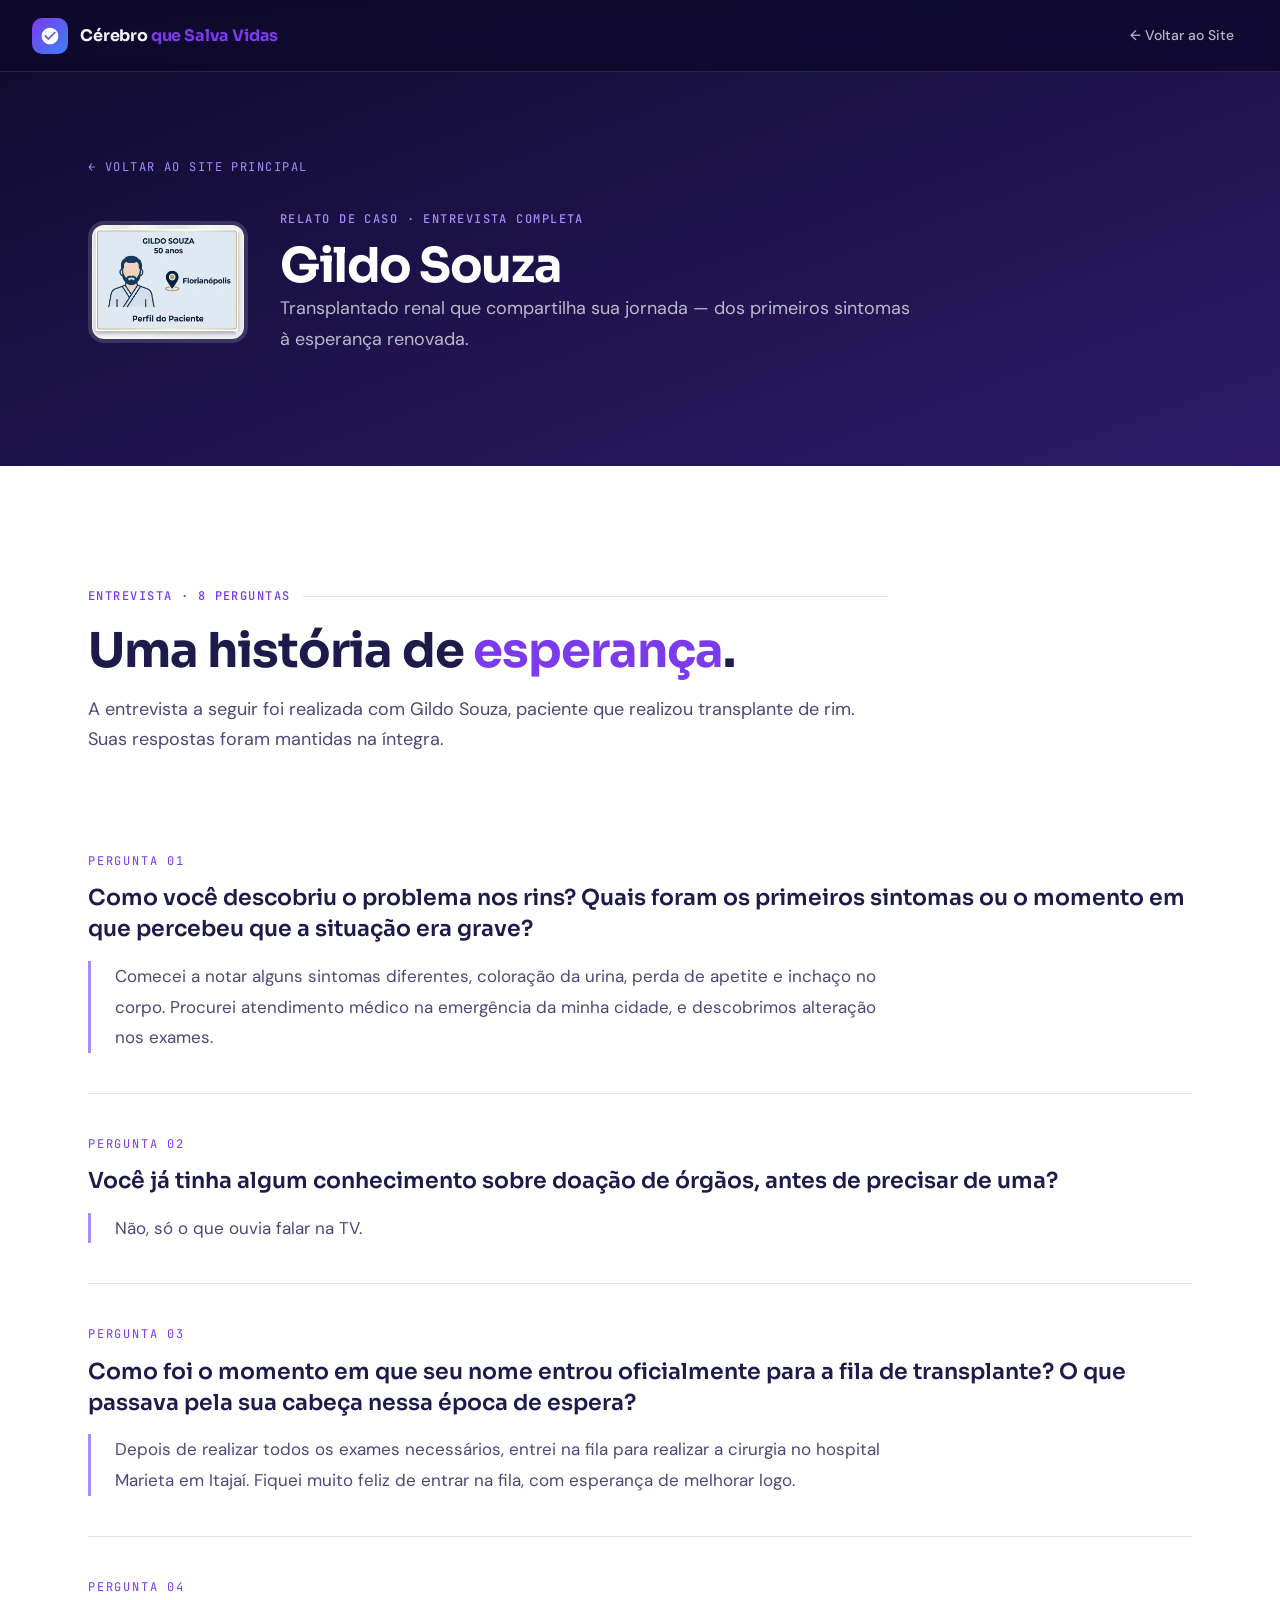
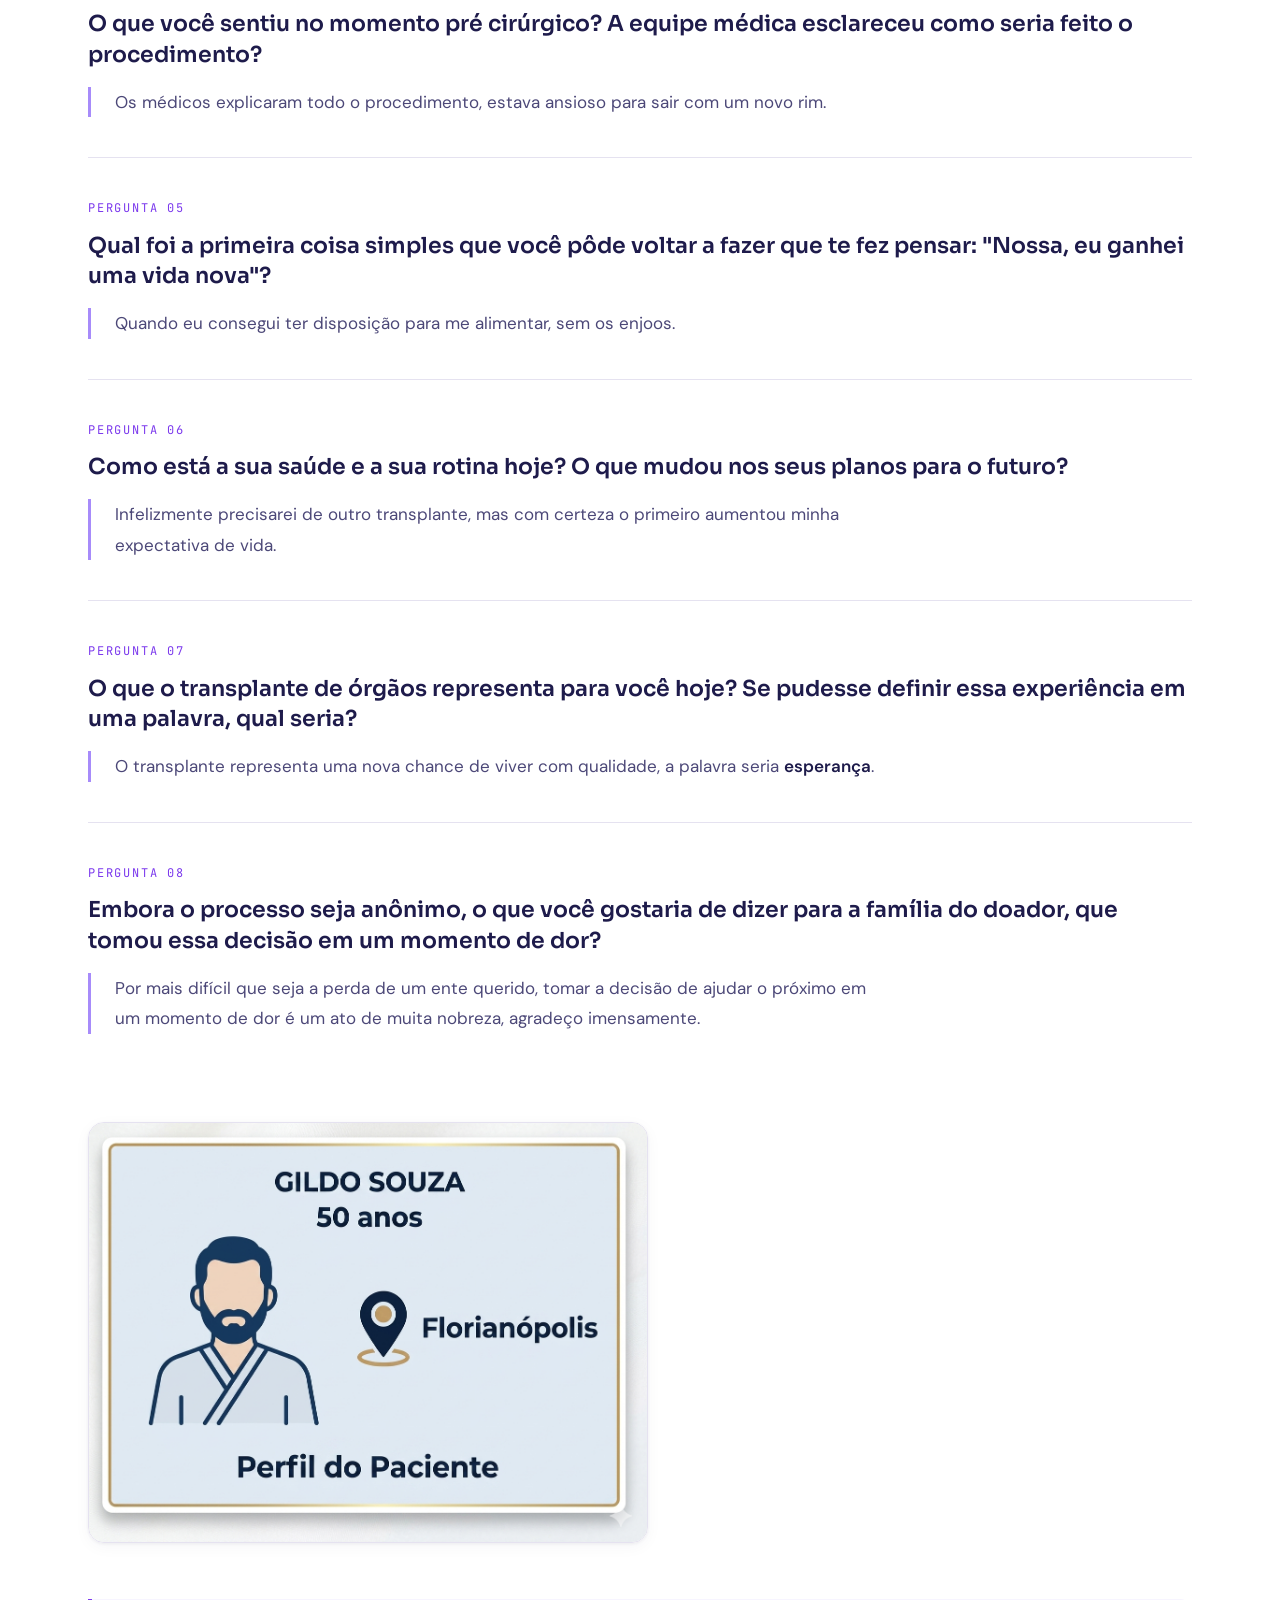
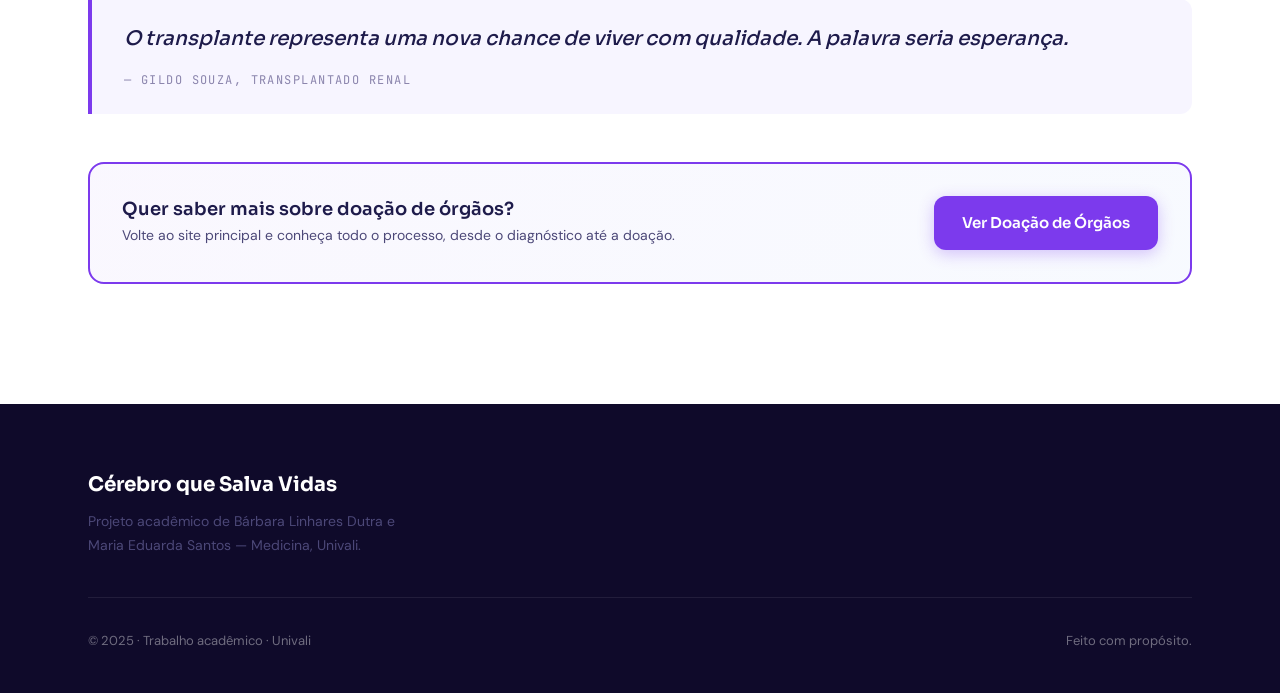
<file: relato.html>
<!doctype html>
<html lang="pt-BR">
<head>
<meta charset="utf-8">
<meta name="viewport" content="width=device-width, initial-scale=1">
<title>Relato de Caso — Gildo Souza · Cérebro que Salva Vidas</title>
<link rel="stylesheet" href="site-styles.css">
<style>
.relato-hero {
  background: linear-gradient(160deg, #0F0A2A 0%, #1A1145 40%, #2D1B69 100%);
  padding: calc(var(--nav-h) + 80px) 0 80px;
  color: #fff;
}
.relato-hero h1 { color: #fff; }
.relato-hero .lead { color: rgba(255,255,255,0.7); font-size: 18px; max-width: 640px; }
.relato-profile {
  display: flex; gap: 32px; align-items: center;
  margin-bottom: 32px;
}
.relato-photo {
  width: 120px; height: 120px;
  border-radius: 50%;
  object-fit: cover;
  border: 4px solid rgba(255,255,255,0.15);
  flex-shrink: 0;
}
.qa-list { display: grid; gap: 0; }
.qa-item {
  padding: 40px 0;
  border-bottom: 1px solid var(--border);
}
.qa-item:last-child { border-bottom: none; }
.qa-num {
  font-family: var(--mono);
  font-size: 12px;
  letter-spacing: 0.15em;
  text-transform: uppercase;
  color: var(--accent);
  margin-bottom: 12px;
}
.qa-question {
  font-family: var(--heading);
  font-size: 22px;
  font-weight: 600;
  color: var(--text);
  line-height: 1.4;
  margin-bottom: 16px;
}
.qa-answer {
  font-size: 17px;
  line-height: 1.8;
  color: var(--text-2);
  max-width: 800px;
  padding-left: 24px;
  border-left: 3px solid var(--accent-light);
}
.back-link {
  display: inline-flex; align-items: center; gap: 8px;
  font-family: var(--mono);
  font-size: 12px;
  letter-spacing: 0.12em;
  text-transform: uppercase;
  color: var(--accent-light);
  text-decoration: none;
  margin-bottom: 32px;
}
.back-link:hover { color: #fff; text-decoration: none; }
</style>
</head>
<body>

<!-- NAV -->
<header class="topbar dark-mode">
  <a href="index.html" class="brand">
    <div class="brand-icon">
      <svg viewBox="0 0 24 24"><path d="M12 2C6.48 2 2 6.48 2 12s4.48 10 10 10 10-4.48 10-10S17.52 2 12 2zm-2 15l-5-5 1.41-1.41L10 14.17l7.59-7.59L19 8l-9 9z"/></svg>
    </div>
    <span class="brand-name">Cérebro <span>que Salva Vidas</span></span>
  </a>
  <nav class="nav-desktop">
    <a class="nav-link" href="index.html">← Voltar ao Site</a>
  </nav>
  <button class="hamburger" aria-label="Menu"><span></span><span></span><span></span></button>
</header>
<div class="mobile-menu">
  <a class="nav-link" href="index.html">← Voltar ao Site</a>
</div>

<!-- HERO -->
<section class="relato-hero">
  <div class="container">
    <a href="index.html#relato" class="back-link">← Voltar ao site principal</a>
    <div class="relato-profile">
      <img src="uploads/IMG_2690.PNG" alt="Gildo Souza — Perfil do Paciente" class="relato-photo" style="border-radius:16px;width:160px;height:auto">
      <div>
        <div class="tag" style="color:var(--accent-light);margin-bottom:8px">Relato de caso · Entrevista completa</div>
        <h1 style="font-size:clamp(32px,4vw,48px)">Gildo Souza</h1>
        <p class="lead" style="margin:0">Transplantado renal que compartilha sua jornada — dos primeiros sintomas à esperança renovada.</p>
      </div>
    </div>
  </div>
</section>

<!-- ENTREVISTA -->
<section class="section">
  <div class="container">
    <div class="sec-header">
      <div class="tag-line"><span class="tag">Entrevista · 8 perguntas</span></div>
      <h2>Uma história de <span class="accent-text">esperança</span>.</h2>
      <p class="lead">A entrevista a seguir foi realizada com Gildo Souza, paciente que realizou transplante de rim. Suas respostas foram mantidas na íntegra.</p>
    </div>

    <div class="qa-list">

      <div class="qa-item">
        <div class="qa-num">Pergunta 01</div>
        <div class="qa-question">Como você descobriu o problema nos rins? Quais foram os primeiros sintomas ou o momento em que percebeu que a situação era grave?</div>
        <div class="qa-answer">Comecei a notar alguns sintomas diferentes, coloração da urina, perda de apetite e inchaço no corpo. Procurei atendimento médico na emergência da minha cidade, e descobrimos alteração nos exames.</div>
      </div>

      <div class="qa-item">
        <div class="qa-num">Pergunta 02</div>
        <div class="qa-question">Você já tinha algum conhecimento sobre doação de órgãos, antes de precisar de uma?</div>
        <div class="qa-answer">Não, só o que ouvia falar na TV.</div>
      </div>

      <div class="qa-item">
        <div class="qa-num">Pergunta 03</div>
        <div class="qa-question">Como foi o momento em que seu nome entrou oficialmente para a fila de transplante? O que passava pela sua cabeça nessa época de espera?</div>
        <div class="qa-answer">Depois de realizar todos os exames necessários, entrei na fila para realizar a cirurgia no hospital Marieta em Itajaí. Fiquei muito feliz de entrar na fila, com esperança de melhorar logo.</div>
      </div>

      <div class="qa-item">
        <div class="qa-num">Pergunta 04</div>
        <div class="qa-question">O que você sentiu no momento pré cirúrgico? A equipe médica esclareceu como seria feito o procedimento?</div>
        <div class="qa-answer">Os médicos explicaram todo o procedimento, estava ansioso para sair com um novo rim.</div>
      </div>

      <div class="qa-item">
        <div class="qa-num">Pergunta 05</div>
        <div class="qa-question">Qual foi a primeira coisa simples que você pôde voltar a fazer que te fez pensar: "Nossa, eu ganhei uma vida nova"?</div>
        <div class="qa-answer">Quando eu consegui ter disposição para me alimentar, sem os enjoos.</div>
      </div>

      <div class="qa-item">
        <div class="qa-num">Pergunta 06</div>
        <div class="qa-question">Como está a sua saúde e a sua rotina hoje? O que mudou nos seus planos para o futuro?</div>
        <div class="qa-answer">Infelizmente precisarei de outro transplante, mas com certeza o primeiro aumentou minha expectativa de vida.</div>
      </div>

      <div class="qa-item">
        <div class="qa-num">Pergunta 07</div>
        <div class="qa-question">O que o transplante de órgãos representa para você hoje? Se pudesse definir essa experiência em uma palavra, qual seria?</div>
        <div class="qa-answer">O transplante representa uma nova chance de viver com qualidade, a palavra seria <strong>esperança</strong>.</div>
      </div>

      <div class="qa-item">
        <div class="qa-num">Pergunta 08</div>
        <div class="qa-question">Embora o processo seja anônimo, o que você gostaria de dizer para a família do doador, que tomou essa decisão em um momento de dor?</div>
        <div class="qa-answer">Por mais difícil que seja a perda de um ente querido, tomar a decisão de ajudar o próximo em um momento de dor é um ato de muita nobreza, agradeço imensamente.</div>
      </div>

    </div>

    <!-- PERFIL VISUAL -->
    <div class="img-block fade-in" style="margin-top:48px;max-width:560px">
      <img src="uploads/IMG_2690.PNG" alt="Perfil do Paciente — Gildo Souza">
    </div>

    <!-- PULLQUOTE -->
    <div class="pullquote" style="margin-top:56px">
      <p>O transplante representa uma nova chance de viver com qualidade. A palavra seria esperança.</p>
      <cite>— Gildo Souza, transplantado renal</cite>
    </div>

    <!-- CTA -->
    <div class="cta-card" style="margin-top:48px">
      <div>
        <h4>Quer saber mais sobre doação de órgãos?</h4>
        <p>Volte ao site principal e conheça todo o processo, desde o diagnóstico até a doação.</p>
      </div>
      <a href="index.html#doacao" class="btn btn--primary">Ver Doação de Órgãos</a>
    </div>
  </div>
</section>

<!-- FOOTER -->
<footer class="footer">
  <div class="container">
    <div class="footer-top">
      <div>
        <div class="footer-brand">Cérebro que Salva Vidas</div>
        <p class="footer-desc">Projeto acadêmico de Bárbara Linhares Dutra e Maria Eduarda Santos — Medicina, Univali.</p>
      </div>
    </div>
    <div class="footer-bottom">
      <span>© 2025 · Trabalho acadêmico · Univali</span>
      <span>Feito com propósito.</span>
    </div>
  </div>
</footer>

<script>
// Hamburger
const hamburger = document.querySelector('.hamburger');
const mobileMenu = document.querySelector('.mobile-menu');
if (hamburger && mobileMenu) {
  hamburger.addEventListener('click', () => {
    const isOpen = mobileMenu.classList.toggle('open');
    hamburger.classList.toggle('open');
    document.body.style.overflow = isOpen ? 'hidden' : '';
  });
}
// Nav scroll
const topbar = document.querySelector('.topbar');
window.addEventListener('scroll', () => {
  if (window.scrollY > 100) topbar.classList.remove('dark-mode');
  else topbar.classList.add('dark-mode');
}, { passive: true });
</script>
</body>
</html>
</file>
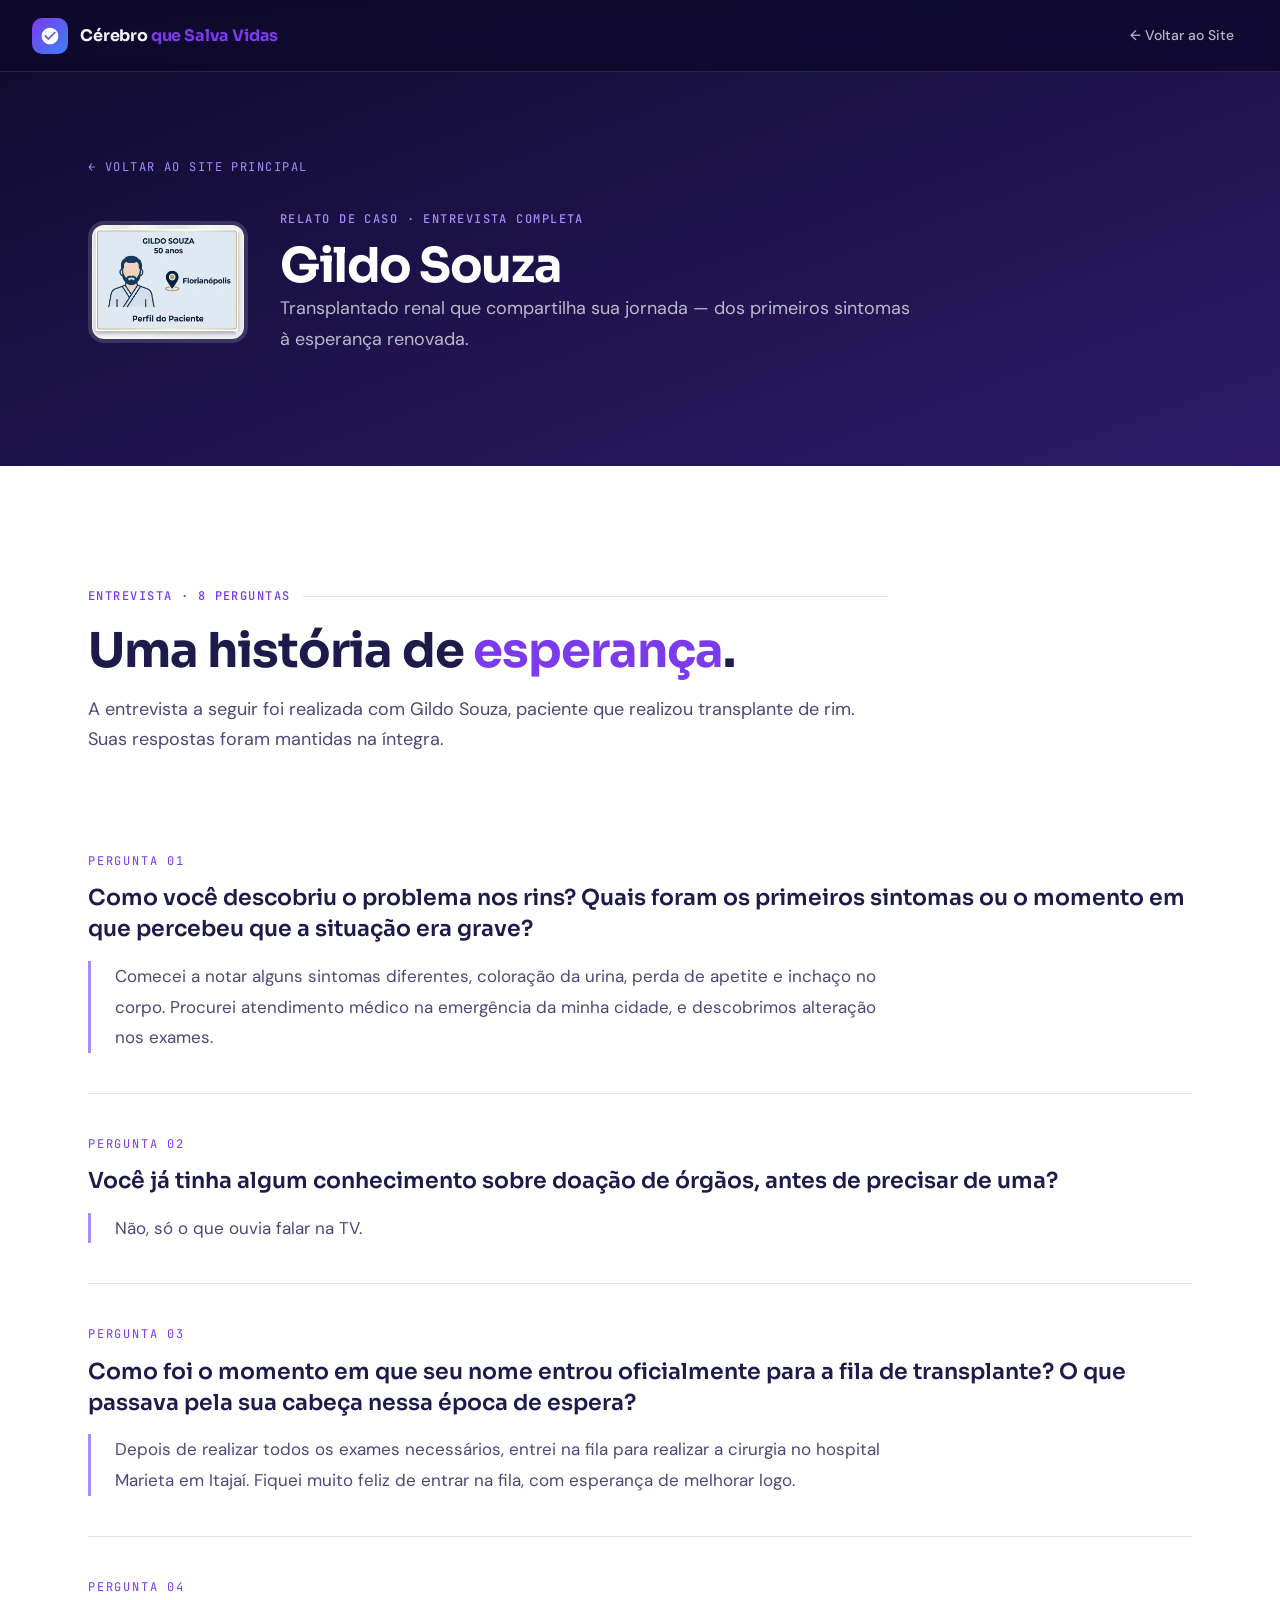
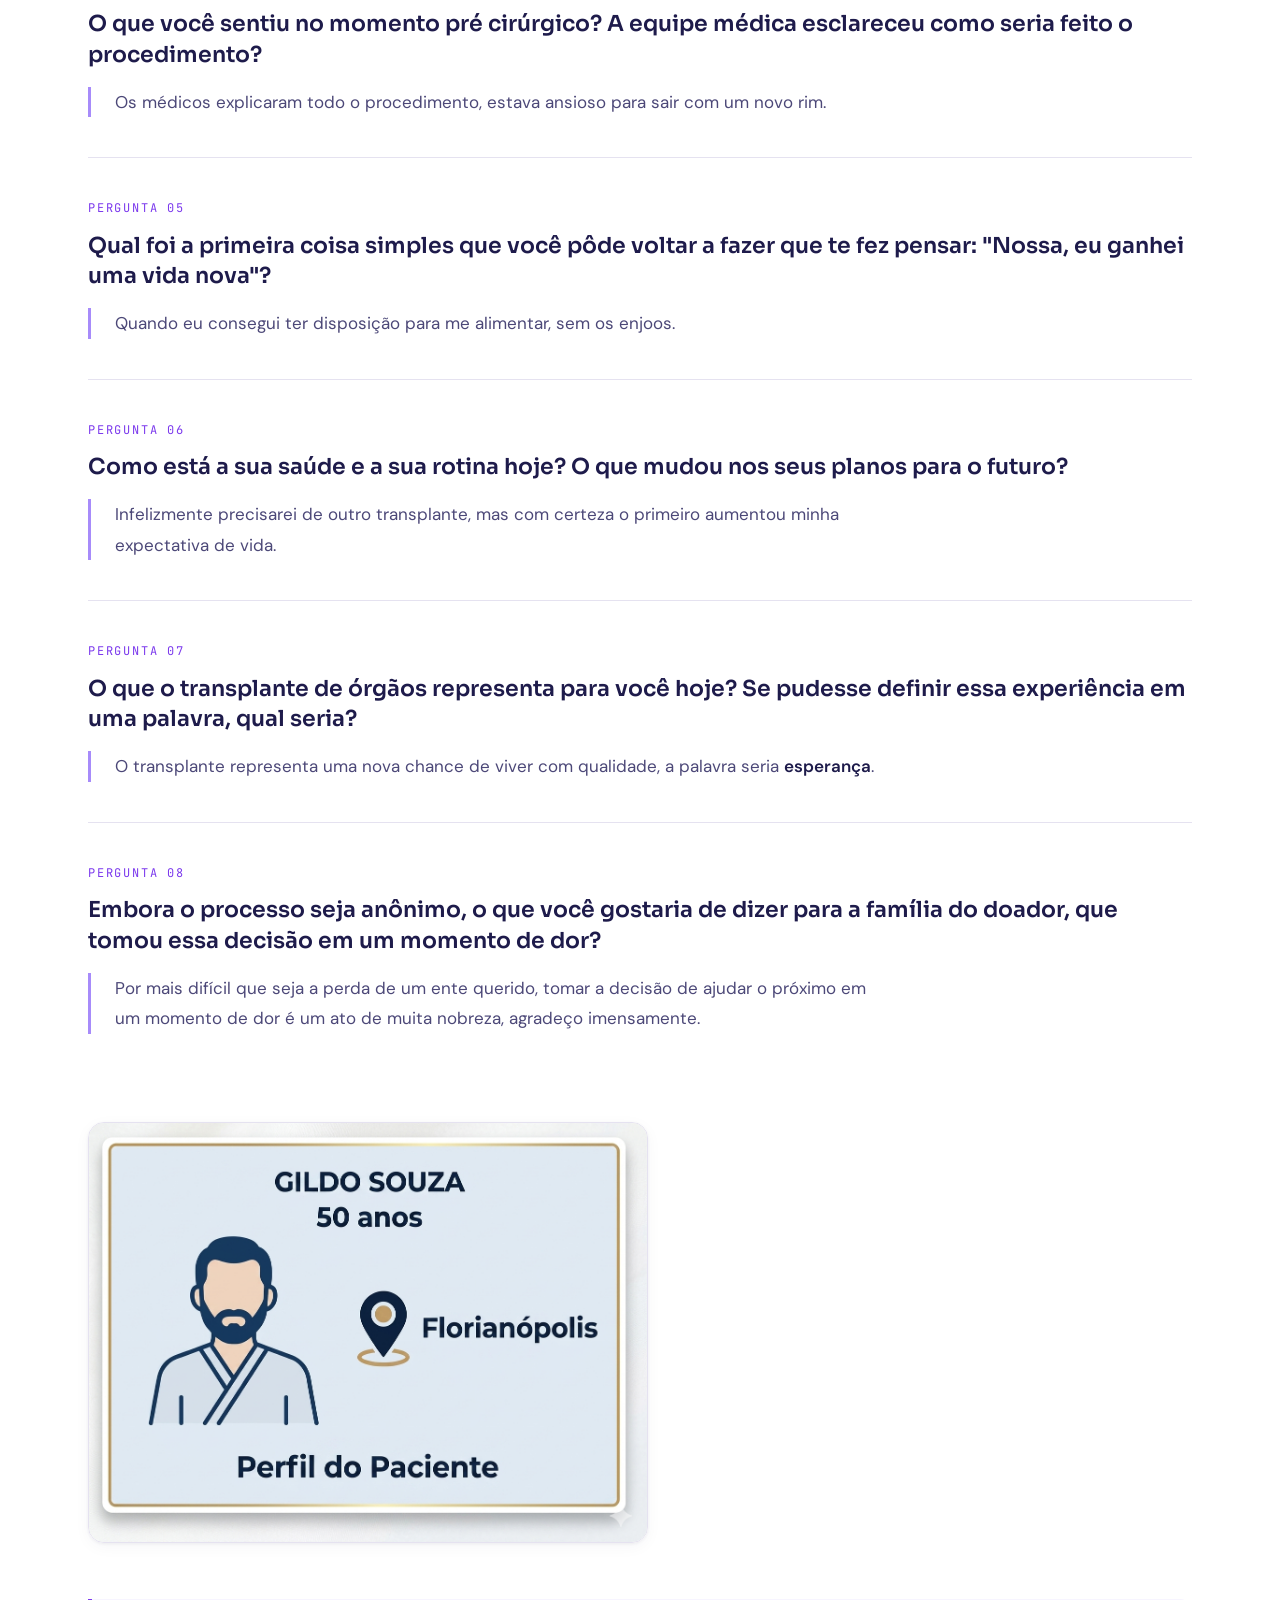
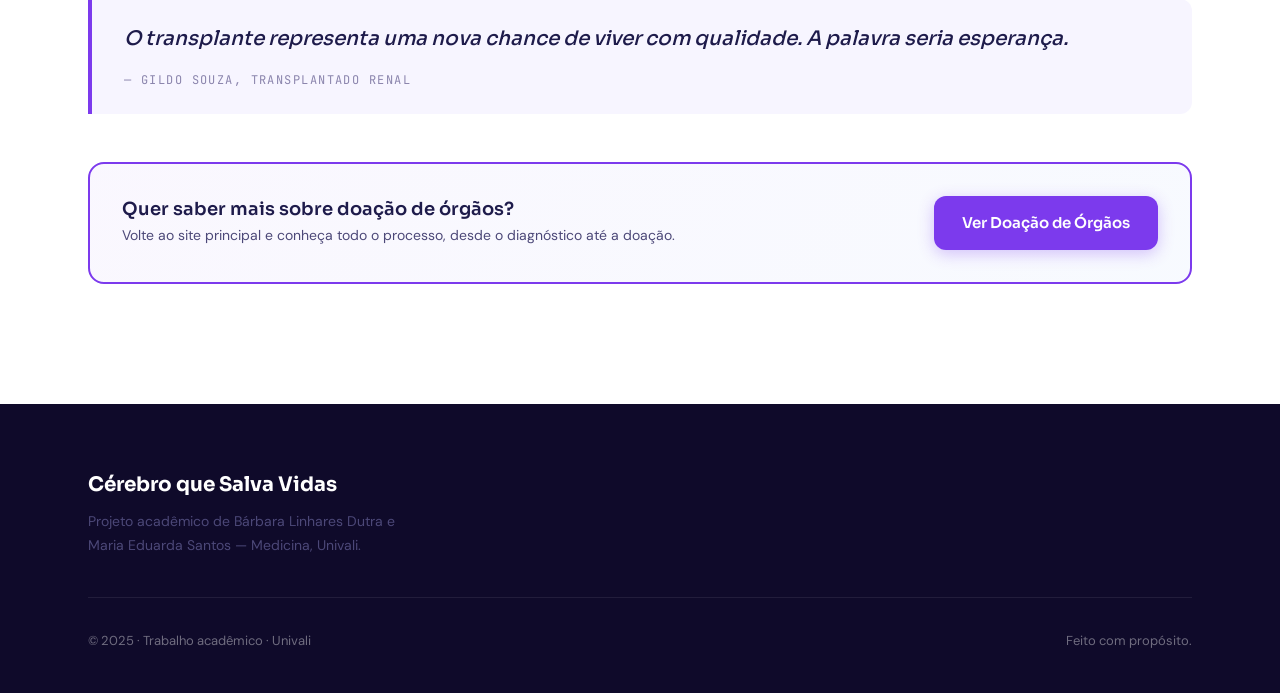
<file: project/relato.html>
<!doctype html>
<html lang="pt-BR">
<head>
<meta charset="utf-8">
<meta name="viewport" content="width=device-width, initial-scale=1">
<title>Relato de Caso — Gildo Souza · Cérebro que Salva Vidas</title>
<link rel="stylesheet" href="site-styles.css">
<style>
.relato-hero {
  background: linear-gradient(160deg, #0F0A2A 0%, #1A1145 40%, #2D1B69 100%);
  padding: calc(var(--nav-h) + 80px) 0 80px;
  color: #fff;
}
.relato-hero h1 { color: #fff; }
.relato-hero .lead { color: rgba(255,255,255,0.7); font-size: 18px; max-width: 640px; }
.relato-profile {
  display: flex; gap: 32px; align-items: center;
  margin-bottom: 32px;
}
.relato-photo {
  width: 120px; height: 120px;
  border-radius: 50%;
  object-fit: cover;
  border: 4px solid rgba(255,255,255,0.15);
  flex-shrink: 0;
}
.qa-list { display: grid; gap: 0; }
.qa-item {
  padding: 40px 0;
  border-bottom: 1px solid var(--border);
}
.qa-item:last-child { border-bottom: none; }
.qa-num {
  font-family: var(--mono);
  font-size: 12px;
  letter-spacing: 0.15em;
  text-transform: uppercase;
  color: var(--accent);
  margin-bottom: 12px;
}
.qa-question {
  font-family: var(--heading);
  font-size: 22px;
  font-weight: 600;
  color: var(--text);
  line-height: 1.4;
  margin-bottom: 16px;
}
.qa-answer {
  font-size: 17px;
  line-height: 1.8;
  color: var(--text-2);
  max-width: 800px;
  padding-left: 24px;
  border-left: 3px solid var(--accent-light);
}
.back-link {
  display: inline-flex; align-items: center; gap: 8px;
  font-family: var(--mono);
  font-size: 12px;
  letter-spacing: 0.12em;
  text-transform: uppercase;
  color: var(--accent-light);
  text-decoration: none;
  margin-bottom: 32px;
}
.back-link:hover { color: #fff; text-decoration: none; }
</style>
</head>
<body>

<!-- NAV -->
<header class="topbar dark-mode">
  <a href="Cerebro que Salva Vidas.html" class="brand">
    <div class="brand-icon">
      <svg viewBox="0 0 24 24"><path d="M12 2C6.48 2 2 6.48 2 12s4.48 10 10 10 10-4.48 10-10S17.52 2 12 2zm-2 15l-5-5 1.41-1.41L10 14.17l7.59-7.59L19 8l-9 9z"/></svg>
    </div>
    <span class="brand-name">Cérebro <span>que Salva Vidas</span></span>
  </a>
  <nav class="nav-desktop">
    <a class="nav-link" href="Cerebro que Salva Vidas.html">← Voltar ao Site</a>
  </nav>
  <button class="hamburger" aria-label="Menu"><span></span><span></span><span></span></button>
</header>
<div class="mobile-menu">
  <a class="nav-link" href="Cerebro que Salva Vidas.html">← Voltar ao Site</a>
</div>

<!-- HERO -->
<section class="relato-hero">
  <div class="container">
    <a href="Cerebro que Salva Vidas.html#relato" class="back-link">← Voltar ao site principal</a>
    <div class="relato-profile">
      <img src="uploads/IMG_2690.PNG" alt="Gildo Souza — Perfil do Paciente" class="relato-photo" style="border-radius:16px;width:160px;height:auto">
      <div>
        <div class="tag" style="color:var(--accent-light);margin-bottom:8px">Relato de caso · Entrevista completa</div>
        <h1 style="font-size:clamp(32px,4vw,48px)">Gildo Souza</h1>
        <p class="lead" style="margin:0">Transplantado renal que compartilha sua jornada — dos primeiros sintomas à esperança renovada.</p>
      </div>
    </div>
  </div>
</section>

<!-- ENTREVISTA -->
<section class="section">
  <div class="container">
    <div class="sec-header">
      <div class="tag-line"><span class="tag">Entrevista · 8 perguntas</span></div>
      <h2>Uma história de <span class="accent-text">esperança</span>.</h2>
      <p class="lead">A entrevista a seguir foi realizada com Gildo Souza, paciente que realizou transplante de rim. Suas respostas foram mantidas na íntegra.</p>
    </div>

    <div class="qa-list">

      <div class="qa-item">
        <div class="qa-num">Pergunta 01</div>
        <div class="qa-question">Como você descobriu o problema nos rins? Quais foram os primeiros sintomas ou o momento em que percebeu que a situação era grave?</div>
        <div class="qa-answer">Comecei a notar alguns sintomas diferentes, coloração da urina, perda de apetite e inchaço no corpo. Procurei atendimento médico na emergência da minha cidade, e descobrimos alteração nos exames.</div>
      </div>

      <div class="qa-item">
        <div class="qa-num">Pergunta 02</div>
        <div class="qa-question">Você já tinha algum conhecimento sobre doação de órgãos, antes de precisar de uma?</div>
        <div class="qa-answer">Não, só o que ouvia falar na TV.</div>
      </div>

      <div class="qa-item">
        <div class="qa-num">Pergunta 03</div>
        <div class="qa-question">Como foi o momento em que seu nome entrou oficialmente para a fila de transplante? O que passava pela sua cabeça nessa época de espera?</div>
        <div class="qa-answer">Depois de realizar todos os exames necessários, entrei na fila para realizar a cirurgia no hospital Marieta em Itajaí. Fiquei muito feliz de entrar na fila, com esperança de melhorar logo.</div>
      </div>

      <div class="qa-item">
        <div class="qa-num">Pergunta 04</div>
        <div class="qa-question">O que você sentiu no momento pré cirúrgico? A equipe médica esclareceu como seria feito o procedimento?</div>
        <div class="qa-answer">Os médicos explicaram todo o procedimento, estava ansioso para sair com um novo rim.</div>
      </div>

      <div class="qa-item">
        <div class="qa-num">Pergunta 05</div>
        <div class="qa-question">Qual foi a primeira coisa simples que você pôde voltar a fazer que te fez pensar: "Nossa, eu ganhei uma vida nova"?</div>
        <div class="qa-answer">Quando eu consegui ter disposição para me alimentar, sem os enjoos.</div>
      </div>

      <div class="qa-item">
        <div class="qa-num">Pergunta 06</div>
        <div class="qa-question">Como está a sua saúde e a sua rotina hoje? O que mudou nos seus planos para o futuro?</div>
        <div class="qa-answer">Infelizmente precisarei de outro transplante, mas com certeza o primeiro aumentou minha expectativa de vida.</div>
      </div>

      <div class="qa-item">
        <div class="qa-num">Pergunta 07</div>
        <div class="qa-question">O que o transplante de órgãos representa para você hoje? Se pudesse definir essa experiência em uma palavra, qual seria?</div>
        <div class="qa-answer">O transplante representa uma nova chance de viver com qualidade, a palavra seria <strong>esperança</strong>.</div>
      </div>

      <div class="qa-item">
        <div class="qa-num">Pergunta 08</div>
        <div class="qa-question">Embora o processo seja anônimo, o que você gostaria de dizer para a família do doador, que tomou essa decisão em um momento de dor?</div>
        <div class="qa-answer">Por mais difícil que seja a perda de um ente querido, tomar a decisão de ajudar o próximo em um momento de dor é um ato de muita nobreza, agradeço imensamente.</div>
      </div>

    </div>

    <!-- PERFIL VISUAL -->
    <div class="img-block fade-in" style="margin-top:48px;max-width:560px">
      <img src="uploads/IMG_2690.PNG" alt="Perfil do Paciente — Gildo Souza">
    </div>

    <!-- PULLQUOTE -->
    <div class="pullquote" style="margin-top:56px">
      <p>O transplante representa uma nova chance de viver com qualidade. A palavra seria esperança.</p>
      <cite>— Gildo Souza, transplantado renal</cite>
    </div>

    <!-- CTA -->
    <div class="cta-card" style="margin-top:48px">
      <div>
        <h4>Quer saber mais sobre doação de órgãos?</h4>
        <p>Volte ao site principal e conheça todo o processo, desde o diagnóstico até a doação.</p>
      </div>
      <a href="Cerebro que Salva Vidas.html#doacao" class="btn btn--primary">Ver Doação de Órgãos</a>
    </div>
  </div>
</section>

<!-- FOOTER -->
<footer class="footer">
  <div class="container">
    <div class="footer-top">
      <div>
        <div class="footer-brand">Cérebro que Salva Vidas</div>
        <p class="footer-desc">Projeto acadêmico de Bárbara Linhares Dutra e Maria Eduarda Santos — Medicina, Univali.</p>
      </div>
    </div>
    <div class="footer-bottom">
      <span>© 2025 · Trabalho acadêmico · Univali</span>
      <span>Feito com propósito.</span>
    </div>
  </div>
</footer>

<script>
// Hamburger
const hamburger = document.querySelector('.hamburger');
const mobileMenu = document.querySelector('.mobile-menu');
if (hamburger && mobileMenu) {
  hamburger.addEventListener('click', () => {
    const isOpen = mobileMenu.classList.toggle('open');
    hamburger.classList.toggle('open');
    document.body.style.overflow = isOpen ? 'hidden' : '';
  });
}
// Nav scroll
const topbar = document.querySelector('.topbar');
window.addEventListener('scroll', () => {
  if (window.scrollY > 100) topbar.classList.remove('dark-mode');
  else topbar.classList.add('dark-mode');
}, { passive: true });
</script>
</body>
</html>
</file>
<file: site-styles.css>
/* ========================================
   Cérebro que Salva Vidas — Design System
   Light theme · Purple/Blue accents
   ======================================== */

@import url('https://fonts.googleapis.com/css2?family=Sora:wght@300;400;500;600;700;800&family=DM+Sans:ital,wght@0,300;0,400;0,500;0,600;0,700;1,400&family=JetBrains+Mono:wght@400;500&display=swap');

:root {
  /* backgrounds */
  --bg: #FFFFFF;
  --bg-soft: #F7F5FF;
  --bg-alt: #F0EDFF;
  --bg-dark: #0F0A2A;
  --bg-dark-2: #1A1145;
  /* text */
  --text: #1E1B4B;
  --text-2: #4C4878;
  --text-3: #8B85AD;
  --text-inv: #F5F3FF;
  --text-inv-2: rgba(255,255,255,0.7);
  /* accents */
  --accent: #7C3AED;
  --accent-light: #A78BFA;
  --accent-dark: #5B21B6;
  --accent-blue: #3B82F6;
  --accent-teal: #14B8A6;
  --accent-green: #10B981;
  --accent-red: #EF4444;
  --accent-amber: #F59E0B;
  /* surfaces */
  --border: #E5E2F0;
  --border-dark: rgba(255,255,255,0.1);
  --card-shadow: 0 1px 3px rgba(30,27,75,0.06), 0 4px 16px rgba(30,27,75,0.04);
  --card-shadow-lg: 0 4px 12px rgba(30,27,75,0.08), 0 16px 40px rgba(30,27,75,0.06);
  /* fonts */
  --heading: "Sora", system-ui, sans-serif;
  --body: "DM Sans", system-ui, sans-serif;
  --mono: "JetBrains Mono", ui-monospace, monospace;
  /* spacing */
  --section-pad: 120px;
  --container: 1200px;
  --nav-h: 72px;
}

/* ===== RESET ===== */
*, *::before, *::after { box-sizing: border-box; margin: 0; padding: 0; }
html { scroll-behavior: smooth; }
body {
  font-family: var(--body);
  font-size: 16px;
  line-height: 1.7;
  color: var(--text);
  background: var(--bg);
  -webkit-font-smoothing: antialiased;
  overflow-x: hidden;
}
img { max-width: 100%; height: auto; display: block; }
a { color: var(--accent); text-decoration: none; }
a:hover { text-decoration: underline; }

/* ===== TYPOGRAPHY ===== */
h1, h2, h3, h4, h5 { font-family: var(--heading); font-weight: 700; line-height: 1.15; color: var(--text); }
h1 { font-size: clamp(40px, 5vw, 64px); letter-spacing: -0.03em; }
h2 { font-size: clamp(32px, 4vw, 48px); letter-spacing: -0.02em; }
h3 { font-size: clamp(22px, 2.5vw, 28px); letter-spacing: -0.01em; }
h4 { font-size: 18px; font-weight: 600; }
p { margin-bottom: 16px; color: var(--text-2); text-wrap: pretty; }
p:last-child { margin-bottom: 0; }
strong { color: var(--text); font-weight: 600; }

.accent-text { color: var(--accent); }
.tag {
  font-family: var(--mono);
  font-size: 12px;
  font-weight: 500;
  letter-spacing: 0.12em;
  text-transform: uppercase;
  color: var(--accent);
}
.tag-line {
  display: flex; align-items: center; gap: 12px;
  margin-bottom: 16px;
}
.tag-line::after {
  content: "";
  flex: 1;
  height: 1px;
  background: var(--border);
}

/* ===== LAYOUT ===== */
.container { max-width: var(--container); margin: 0 auto; padding: 0 48px; }
.section { padding: var(--section-pad) 0; }
.section--alt { background: var(--bg-soft); }
.section--dark { background: var(--bg-dark); color: var(--text-inv); }
.section--dark h2, .section--dark h3, .section--dark h4 { color: var(--text-inv); }
.section--dark p { color: var(--text-inv-2); }
.section--dark .tag { color: var(--accent-light); }

/* ===== NAVIGATION ===== */
.topbar {
  position: fixed; top: 0; left: 0; right: 0; z-index: 100;
  height: var(--nav-h);
  display: flex; align-items: center; justify-content: space-between;
  padding: 0 32px;
  background: rgba(255,255,255,0.85);
  backdrop-filter: blur(16px) saturate(1.6);
  border-bottom: 1px solid var(--border);
  transition: background 0.3s, border-color 0.3s;
}
.topbar.dark-mode {
  background: rgba(15,10,42,0.85);
  border-color: var(--border-dark);
}
.topbar.dark-mode .brand-name { color: var(--text-inv); }
.topbar.dark-mode .nav-link { color: var(--text-inv-2); }
.topbar.dark-mode .nav-link:hover, .topbar.dark-mode .nav-link.active { color: #fff; }
.topbar.dark-mode .hamburger span { background: #fff; }

.brand {
  display: flex; align-items: center; gap: 12px;
  text-decoration: none;
}
.brand-icon {
  width: 36px; height: 36px;
  background: linear-gradient(135deg, var(--accent), var(--accent-blue));
  border-radius: 10px;
  display: flex; align-items: center; justify-content: center;
}
.brand-icon svg { width: 20px; height: 20px; fill: #fff; }
.brand-name {
  font-family: var(--heading);
  font-weight: 700;
  font-size: 16px;
  color: var(--text);
  letter-spacing: -0.01em;
  transition: color 0.3s;
}
.brand-name span { color: var(--accent); }

.nav-desktop {
  display: flex; align-items: center; gap: 4px;
}
.nav-link {
  font-family: var(--body);
  font-size: 14px;
  font-weight: 500;
  color: var(--text-2);
  padding: 8px 14px;
  border-radius: 8px;
  text-decoration: none;
  transition: color 0.2s, background 0.2s;
  white-space: nowrap;
}
.nav-link:hover { color: var(--text); background: var(--bg-soft); text-decoration: none; }
.nav-link.active { color: var(--accent); background: rgba(124,58,237,0.08); }
.topbar.dark-mode .nav-link:hover { background: rgba(255,255,255,0.06); }
.topbar.dark-mode .nav-link.active { color: var(--accent-light); background: rgba(124,58,237,0.15); }

.hamburger {
  display: none;
  flex-direction: column; gap: 5px;
  background: none; border: none; cursor: pointer; padding: 8px;
}
.hamburger span {
  display: block; width: 22px; height: 2px;
  background: var(--text); border-radius: 2px;
  transition: transform 0.3s, opacity 0.3s, background 0.3s;
}
.hamburger.open span:nth-child(1) { transform: translateY(7px) rotate(45deg); }
.hamburger.open span:nth-child(2) { opacity: 0; }
.hamburger.open span:nth-child(3) { transform: translateY(-7px) rotate(-45deg); }

.mobile-menu {
  display: none;
  position: fixed; top: var(--nav-h); left: 0; right: 0; bottom: 0;
  background: rgba(255,255,255,0.98);
  backdrop-filter: blur(20px);
  z-index: 99;
  padding: 24px;
  flex-direction: column; gap: 4px;
  overflow-y: auto;
}
.mobile-menu.open { display: flex; }
.mobile-menu .nav-link {
  font-size: 18px; padding: 14px 16px;
  border-radius: 12px;
}

/* ===== PROGRESS BAR ===== */
.progress-bar {
  position: fixed; top: var(--nav-h); left: 0; height: 3px;
  background: linear-gradient(90deg, var(--accent), var(--accent-blue));
  z-index: 98; width: 0;
  transition: width 0.1s linear;
  border-radius: 0 2px 2px 0;
}

/* ===== HERO ===== */
.hero {
  position: relative;
  min-height: 100vh;
  background: linear-gradient(160deg, #0F0A2A 0%, #1A1145 40%, #2D1B69 100%);
  display: grid;
  grid-template-columns: 1fr 1fr;
  align-items: center;
  padding-top: var(--nav-h);
  overflow: hidden;
}
.hero::before {
  content: "";
  position: absolute; inset: 0;
  background:
    radial-gradient(ellipse 60% 50% at 70% 50%, rgba(124,58,237,0.15), transparent 70%),
    radial-gradient(ellipse 40% 40% at 30% 70%, rgba(59,130,246,0.08), transparent 60%);
  pointer-events: none;
}
.hero-content {
  position: relative; z-index: 2;
  padding: 80px 64px 80px 64px;
  max-width: 640px;
  justify-self: end;
}
.hero-eyebrow {
  display: inline-flex; align-items: center; gap: 10px;
  font-family: var(--mono);
  font-size: 12px;
  font-weight: 500;
  letter-spacing: 0.15em;
  text-transform: uppercase;
  color: var(--accent-light);
  margin-bottom: 24px;
}
.hero-eyebrow .bar { width: 24px; height: 2px; background: var(--accent-light); border-radius: 1px; }
.hero h1 { color: #fff; margin-bottom: 24px; }
.hero h1 em { font-style: normal; color: var(--accent-light); }
.hero-sub {
  font-size: 18px;
  line-height: 1.65;
  color: rgba(255,255,255,0.7);
  margin-bottom: 40px;
  max-width: 520px;
}
.hero-buttons { display: flex; gap: 16px; flex-wrap: wrap; }

.hero-brain {
  position: relative; z-index: 2;
  height: calc(100vh - var(--nav-h));
  min-height: 500px;
}
#brain-canvas {
  position: absolute; inset: 0;
  cursor: grab;
}
.hero-brain-hint {
  position: absolute; bottom: 32px; left: 50%; transform: translateX(-50%);
  font-family: var(--mono);
  font-size: 11px;
  letter-spacing: 0.15em;
  text-transform: uppercase;
  color: rgba(255,255,255,0.4);
  text-align: center;
  pointer-events: none;
}

/* ===== SCROLL CTA ===== */
.scroll-cta {
  position: absolute;
  bottom: 32px; left: 50%; transform: translateX(-50%);
  display: flex; flex-direction: column; align-items: center; gap: 8px;
  font-family: var(--mono);
  font-size: 11px;
  letter-spacing: 0.2em;
  text-transform: uppercase;
  color: rgba(255,255,255,0.5);
  z-index: 3;
  animation: bobDown 2.4s ease-in-out infinite;
}
.scroll-cta .arrow { width: 1px; height: 28px; background: linear-gradient(to bottom, rgba(255,255,255,0.5), transparent); }
@keyframes bobDown { 0%,100% { transform: translateX(-50%) translateY(-4px); opacity: 0.7; } 50% { transform: translateX(-50%) translateY(4px); opacity: 1; } }

/* ===== BUTTONS ===== */
.btn {
  display: inline-flex; align-items: center; gap: 8px;
  font-family: var(--heading);
  font-size: 15px;
  font-weight: 600;
  padding: 14px 28px;
  border-radius: 12px;
  border: none;
  cursor: pointer;
  text-decoration: none;
  transition: transform 0.2s, box-shadow 0.2s, background 0.2s;
}
.btn:hover { transform: translateY(-1px); text-decoration: none; }
.btn--primary {
  background: var(--accent);
  color: #fff;
  box-shadow: 0 4px 16px rgba(124,58,237,0.3);
}
.btn--primary:hover { background: var(--accent-dark); box-shadow: 0 6px 24px rgba(124,58,237,0.4); }
.btn--outline {
  background: transparent;
  color: #fff;
  border: 1.5px solid rgba(255,255,255,0.3);
}
.btn--outline:hover { background: rgba(255,255,255,0.08); border-color: rgba(255,255,255,0.5); }
.btn--outline-dark {
  background: transparent;
  color: var(--accent);
  border: 1.5px solid var(--accent);
}
.btn--outline-dark:hover { background: rgba(124,58,237,0.06); }
.btn--green {
  background: var(--accent-green);
  color: #fff;
  box-shadow: 0 4px 16px rgba(16,185,129,0.3);
}
.btn--green:hover { background: #0d9668; }

/* ===== SPLIT BRAIN LAYOUT ===== */
.brain-split {
  display: grid;
  grid-template-columns: 1fr 420px;
  min-height: 100vh;
}
.brain-split-content {
  padding: 0 48px;
}
.brain-split-sticky {
  position: sticky;
  top: var(--nav-h);
  height: calc(100vh - var(--nav-h));
  border-left: 1px solid var(--border);
  background: var(--bg-soft);
  overflow: hidden;
}
.brain-split-sticky #brain-canvas-split {
  position: absolute; inset: 0;
  cursor: grab;
}

/* ===== CARDS ===== */
.card {
  background: var(--bg);
  border: 1px solid var(--border);
  border-radius: 16px;
  padding: 32px;
  box-shadow: var(--card-shadow);
  transition: box-shadow 0.3s, transform 0.3s;
}
.card:hover { box-shadow: var(--card-shadow-lg); transform: translateY(-2px); }
.card--accent {
  border-color: var(--accent);
  background: linear-gradient(135deg, rgba(124,58,237,0.03), rgba(59,130,246,0.03));
}
.card--dark {
  background: var(--bg-dark);
  border-color: var(--border-dark);
  color: var(--text-inv);
}
.card-number {
  font-family: var(--heading);
  font-size: 48px;
  font-weight: 800;
  color: var(--accent);
  line-height: 1;
  margin-bottom: 12px;
}

/* ===== GRIDS ===== */
.grid { display: grid; gap: 24px; }
.grid-2 { grid-template-columns: repeat(2, 1fr); }
.grid-3 { grid-template-columns: repeat(3, 1fr); }
.grid-4 { grid-template-columns: repeat(4, 1fr); }

/* ===== SECTION HEADER ===== */
.sec-header {
  margin-bottom: 56px;
  max-width: 800px;
}
.sec-header h2 { margin-top: 12px; margin-bottom: 16px; }
.sec-header .lead {
  font-size: 18px;
  line-height: 1.7;
  color: var(--text-2);
}

/* ===== COMPARE CARDS (Coma / EV / ME) ===== */
.compare-grid {
  display: grid;
  grid-template-columns: repeat(3, 1fr);
  gap: 0;
  border: 1px solid var(--border);
  border-radius: 16px;
  overflow: hidden;
}
.compare-col {
  padding: 36px 28px;
  border-right: 1px solid var(--border);
}
.compare-col:last-child { border-right: none; }
.compare-col--highlight {
  background: linear-gradient(180deg, rgba(124,58,237,0.06), rgba(124,58,237,0.02));
}
.compare-title {
  font-family: var(--heading);
  font-size: 24px;
  font-weight: 700;
  margin-bottom: 16px;
}
.compare-title.accent { color: var(--accent); }

/* ===== STEPS ===== */
.step-list { display: grid; gap: 0; }
.step-item {
  display: grid;
  grid-template-columns: 80px 1fr;
  gap: 24px;
  padding: 28px 0;
  border-bottom: 1px solid var(--border);
  align-items: start;
}
.step-item:last-child { border-bottom: none; }
.step-num {
  font-family: var(--heading);
  font-size: 36px;
  font-weight: 800;
  color: var(--accent);
  line-height: 1;
}

/* ===== REFLEXES GRID ===== */
.reflex-grid {
  display: grid;
  grid-template-columns: repeat(2, 1fr);
  gap: 0;
  border: 1px solid var(--border);
  border-radius: 16px;
  overflow: hidden;
}
.reflex-item {
  padding: 28px;
  border-right: 1px solid var(--border);
  border-bottom: 1px solid var(--border);
}
.reflex-item:nth-child(2n) { border-right: none; }
.reflex-item:nth-last-child(-n+2) { border-bottom: none; }
.reflex-nerves {
  font-family: var(--mono);
  font-size: 12px;
  letter-spacing: 0.1em;
  color: var(--accent);
  margin-top: 8px;
}

/* ===== FAQ ===== */
.faq-list { border-top: 1px solid var(--border); }
.faq-item { border-bottom: 1px solid var(--border); }
.faq-item summary {
  list-style: none;
  cursor: pointer;
  display: flex;
  justify-content: space-between;
  align-items: center;
  gap: 24px;
  padding: 24px 0;
  font-family: var(--heading);
  font-size: 18px;
  font-weight: 600;
  color: var(--text);
  transition: color 0.2s;
}
.faq-item summary::-webkit-details-marker { display: none; }
.faq-item summary:hover { color: var(--accent); }
.faq-icon {
  flex-shrink: 0;
  width: 32px; height: 32px;
  border-radius: 50%;
  background: var(--bg-soft);
  display: flex; align-items: center; justify-content: center;
  font-size: 18px; color: var(--accent);
  transition: transform 0.3s, background 0.3s;
}
details[open] .faq-icon { transform: rotate(45deg); background: var(--accent); color: #fff; }
.faq-answer { padding: 0 0 24px 0; }
.faq-answer p { font-size: 16px; line-height: 1.75; }

/* ===== STAT GRID ===== */
.stat-grid {
  display: grid;
  grid-template-columns: repeat(2, 1fr);
  gap: 0;
  border: 1px solid var(--border);
  border-radius: 16px;
  overflow: hidden;
}
.stat-item {
  padding: 36px 32px;
  border-right: 1px solid var(--border);
  border-bottom: 1px solid var(--border);
}
.stat-item:nth-child(2n) { border-right: none; }
.stat-item:nth-last-child(-n+2) { border-bottom: none; }
.stat-num {
  font-family: var(--heading);
  font-size: clamp(40px, 5vw, 56px);
  font-weight: 800;
  color: var(--accent);
  line-height: 1;
  margin-bottom: 8px;
}
.stat-label {
  font-family: var(--mono);
  font-size: 11px;
  letter-spacing: 0.15em;
  text-transform: uppercase;
  color: var(--text-3);
  margin-bottom: 12px;
}

/* ===== AUTHORS ===== */
.authors-grid {
  display: grid;
  grid-template-columns: 1fr 1fr;
  gap: 24px;
}
.author-card {
  display: flex; align-items: center; gap: 20px;
  padding: 24px;
  border: 1px solid var(--border);
  border-radius: 16px;
  background: var(--bg);
}
.author-photo {
  width: 80px; height: 80px;
  border-radius: 50%;
  object-fit: cover;
  border: 3px solid var(--bg-alt);
  flex-shrink: 0;
}
.author-name { font-family: var(--heading); font-size: 18px; font-weight: 700; }
.author-role { font-size: 14px; color: var(--text-3); }

/* ===== IMAGE SECTION ===== */
.img-block {
  border-radius: 16px;
  overflow: hidden;
  border: 1px solid var(--border);
  box-shadow: var(--card-shadow);
}
.img-block img { width: 100%; display: block; }

/* ===== PULLQUOTE ===== */
.pullquote {
  border-left: 4px solid var(--accent);
  padding: 24px 32px;
  margin: 32px 0;
  background: var(--bg-soft);
  border-radius: 0 12px 12px 0;
}
.pullquote p {
  font-family: var(--heading);
  font-size: 20px;
  font-weight: 500;
  color: var(--text);
  line-height: 1.55;
  font-style: italic;
}
.pullquote cite {
  display: block; margin-top: 12px;
  font-family: var(--mono);
  font-style: normal;
  font-size: 12px;
  letter-spacing: 0.12em;
  text-transform: uppercase;
  color: var(--text-3);
}

/* ===== CTA CARD ===== */
.cta-card {
  display: grid;
  grid-template-columns: 1fr auto;
  gap: 24px;
  align-items: center;
  padding: 32px;
  border: 2px solid var(--accent);
  border-radius: 16px;
  background: linear-gradient(135deg, rgba(124,58,237,0.04), rgba(59,130,246,0.04));
}
.cta-card h4 { margin-bottom: 4px; }
.cta-card p { font-size: 14px; color: var(--text-2); margin: 0; }

/* ===== CALLOUT ===== */
.callout {
  display: flex; gap: 24px; align-items: center;
  padding: 24px 28px;
  border-radius: 16px;
  border: 1px solid var(--border);
  background: var(--bg);
  box-shadow: var(--card-shadow);
}
.callout img {
  width: 200px; height: 120px;
  object-fit: cover;
  border-radius: 12px;
  flex-shrink: 0;
}
.callout-text .tag { margin-bottom: 8px; }

/* ===== ORGANS GRID ===== */
.organs-grid {
  display: grid;
  grid-template-columns: repeat(auto-fit, minmax(120px, 1fr));
  gap: 0;
  border: 1px solid var(--border);
  border-radius: 16px;
  overflow: hidden;
}
.organ-item {
  padding: 24px 16px;
  text-align: center;
  border-right: 1px solid var(--border);
}
.organ-item:last-child { border-right: none; }
.organ-icon {
  width: 40px; height: 40px;
  margin: 0 auto 10px;
  border: 2px solid var(--accent);
  border-radius: 50%;
  display: flex; align-items: center; justify-content: center;
  font-family: var(--heading);
  font-size: 14px;
  font-weight: 700;
  color: var(--accent);
}
.organ-name { font-size: 13px; font-weight: 600; color: var(--text); }

/* ===== REFS ===== */
.ref-list { border-top: 1px solid var(--border); }
.ref-item {
  display: grid;
  grid-template-columns: 48px 1fr;
  gap: 16px;
  padding: 18px 0;
  border-bottom: 1px solid var(--border);
  align-items: baseline;
}
.ref-num {
  font-family: var(--mono);
  font-size: 12px;
  color: var(--accent);
  font-weight: 500;
}
.ref-item a {
  font-size: 15px;
  color: var(--text);
  border-bottom: 1px dotted var(--border);
}
.ref-item a:hover { color: var(--accent); border-color: var(--accent); text-decoration: none; }

/* ===== FOOTER ===== */
.footer {
  background: var(--bg-dark);
  color: var(--text-inv-2);
  padding: 64px 0 40px;
}
.footer-top {
  display: flex;
  justify-content: space-between;
  align-items: start;
  gap: 48px;
  padding-bottom: 40px;
  border-bottom: 1px solid rgba(255,255,255,0.08);
  margin-bottom: 32px;
}
.footer-brand { font-family: var(--heading); font-size: 20px; font-weight: 700; color: #fff; margin-bottom: 8px; }
.footer-desc { font-size: 14px; max-width: 320px; }
.footer-bottom {
  display: flex;
  justify-content: space-between;
  align-items: center;
  font-size: 13px;
  color: rgba(255,255,255,0.4);
}

/* ===== CTA BANNER ===== */
.cta-banner {
  background: linear-gradient(135deg, var(--accent-green), #0d9668);
  padding: 64px 0;
  text-align: center;
}
.cta-banner h2 { color: #fff; margin-bottom: 8px; }
.cta-banner p { color: rgba(255,255,255,0.85); font-size: 18px; margin-bottom: 32px; }
.cta-banner .btn { font-size: 17px; padding: 16px 36px; background: #fff; color: var(--accent-green); }
.cta-banner .btn:hover { background: #f0fdf4; }

/* ===== BRAIN REGION READOUT ===== */
.region-readout {
  position: absolute;
  left: 20px; bottom: 20px;
  max-width: 280px;
  padding: 16px 20px;
  background: rgba(255,255,255,0.92);
  backdrop-filter: blur(8px);
  border: 1px solid var(--border);
  border-radius: 12px;
  box-shadow: var(--card-shadow);
  z-index: 4;
}
.region-readout .tag { margin-bottom: 4px; }
.region-readout h4 { font-size: 20px; margin-bottom: 4px; }
.region-readout p { font-size: 13px; color: var(--text-2); margin: 0; }

.region-legend {
  position: absolute;
  right: 20px; top: 20px;
  display: flex; flex-direction: column; gap: 4px;
  z-index: 4;
}
.legend-btn {
  display: flex; align-items: center; gap: 8px;
  padding: 6px 12px;
  border-radius: 8px;
  border: 1px solid transparent;
  background: none;
  font-family: var(--mono);
  font-size: 11px;
  letter-spacing: 0.08em;
  text-transform: uppercase;
  color: var(--text-3);
  cursor: pointer;
  transition: all 0.15s;
}
.legend-btn:hover { color: var(--text); background: rgba(124,58,237,0.05); }
.legend-btn.active { color: var(--accent); border-color: var(--border); background: rgba(124,58,237,0.06); }
.legend-swatch {
  width: 10px; height: 10px;
  border-radius: 50%;
}

/* ===== EXAM GROUP ===== */
.exam-group { display: grid; grid-template-columns: 1fr 1fr; gap: 24px; }
.exam-block {
  border: 1px solid var(--border);
  border-radius: 16px;
  padding: 28px;
  background: var(--bg);
}
.exam-block ul { list-style: none; padding: 0; margin: 16px 0 0; }
.exam-block li {
  display: flex; align-items: baseline; gap: 10px;
  padding: 10px 0;
  border-top: 1px solid var(--border);
  font-size: 15px;
  color: var(--text-2);
}
.exam-block li::before {
  content: "";
  width: 6px; height: 6px;
  border-radius: 50%;
  background: var(--accent);
  flex-shrink: 0;
  transform: translateY(1px);
}
.exam-block li strong { color: var(--text); font-weight: 600; }
.exam-note { font-size: 13px; color: var(--text-3); font-style: italic; }

/* ===== COUNTRIES ===== */
.country-grid { display: grid; grid-template-columns: repeat(3, 1fr); gap: 24px; }
.country-card {
  border: 1px solid var(--border);
  border-radius: 16px;
  padding: 28px;
  background: var(--bg);
  box-shadow: var(--card-shadow);
}
.country-flag {
  font-family: var(--mono);
  font-size: 11px;
  letter-spacing: 0.15em;
  text-transform: uppercase;
  color: var(--accent);
  margin-bottom: 12px;
}

/* ===== DONATION STEPS ===== */
.donation-steps {
  display: grid;
  grid-template-columns: repeat(auto-fit, minmax(200px, 1fr));
  gap: 24px;
}
.donation-step {
  text-align: center;
  padding: 24px;
}
.donation-step-num {
  width: 48px; height: 48px;
  margin: 0 auto 16px;
  border-radius: 50%;
  background: var(--accent);
  color: #fff;
  font-family: var(--heading);
  font-weight: 700;
  font-size: 20px;
  display: flex; align-items: center; justify-content: center;
}

/* ===== RESPONSIVE ===== */
@media (max-width: 1024px) {
  :root { --section-pad: 80px; }
  .container { padding: 0 32px; }
  .nav-desktop { display: none; }
  .hamburger { display: flex; }
  .hero { grid-template-columns: 1fr; }
  .hero-content { padding: 60px 32px; max-width: none; justify-self: start; }
  .hero-brain { height: 50vh; min-height: 360px; }
  .grid-3 { grid-template-columns: 1fr; }
  .grid-4 { grid-template-columns: repeat(2, 1fr); }
  .compare-grid { grid-template-columns: 1fr; }
  .compare-col { border-right: none; border-bottom: 1px solid var(--border); }
  .compare-col:last-child { border-bottom: none; }
  .reflex-grid { grid-template-columns: 1fr; }
  .reflex-item { border-right: none; }
  .reflex-item:nth-last-child(-n+2) { border-bottom: 1px solid var(--border); }
  .reflex-item:last-child { border-bottom: none; }
  .country-grid { grid-template-columns: 1fr; }
  .exam-group { grid-template-columns: 1fr; }
  .brain-split { grid-template-columns: 1fr; }
  .brain-split-sticky { display: none; }
  .authors-grid { grid-template-columns: 1fr; }
  .cta-card { grid-template-columns: 1fr; }
  .callout { flex-direction: column; }
  .callout img { width: 100%; height: 180px; }
  .footer-top { flex-direction: column; }
}

@media (max-width: 640px) {
  :root { --section-pad: 56px; }
  .container { padding: 0 20px; }
  .grid-2 { grid-template-columns: 1fr; }
  .stat-grid { grid-template-columns: 1fr; }
  .stat-item { border-right: none; }
  .organs-grid { grid-template-columns: repeat(3, 1fr); }
  .organ-item { border-bottom: 1px solid var(--border); }
  .hero-content { padding: 40px 20px; }
  .step-item { grid-template-columns: 56px 1fr; gap: 16px; }
}

/* ========================================
   VIDEO CAROUSEL (horizontal scroll)
   ======================================== */
.video-carousel {
  position: relative;
  margin-top: 48px;
}

.vc-track {
  display: flex;
  gap: 24px;
  overflow-x: auto;
  scroll-snap-type: x mandatory;
  scroll-behavior: smooth;
  scroll-padding-left: 4px;
  padding: 4px 4px 24px;
  -webkit-overflow-scrolling: touch;
}

/* Custom scrollbar (track sits on a dark section) */
.vc-track::-webkit-scrollbar { height: 8px; }
.vc-track::-webkit-scrollbar-track {
  background: rgba(255,255,255,0.06);
  border-radius: 99px;
}
.vc-track::-webkit-scrollbar-thumb {
  background: rgba(167,139,250,0.5);
  border-radius: 99px;
}
.vc-track::-webkit-scrollbar-thumb:hover { background: rgba(167,139,250,0.8); }
.vc-track { scrollbar-width: thin; scrollbar-color: rgba(167,139,250,0.5) rgba(255,255,255,0.06); }

.vc-card {
  flex: 0 0 clamp(280px, 72vw, 560px);
  scroll-snap-align: start;
  background: rgba(255,255,255,0.04);
  border: 1px solid rgba(255,255,255,0.1);
  border-radius: 16px;
  padding: 12px;
  transition: transform .35s ease, border-color .35s ease, background .35s ease;
}
.vc-card:hover {
  transform: translateY(-4px);
  border-color: rgba(167,139,250,0.45);
  background: rgba(255,255,255,0.06);
}

/* Facade: thumbnail + play button before the iframe loads */
.vc-facade {
  position: relative;
  display: block;
  width: 100%;
  aspect-ratio: 16 / 9;
  border: none;
  padding: 0;
  border-radius: 10px;
  overflow: hidden;
  cursor: pointer;
  background: #0b0820;
}
.vc-thumb {
  width: 100%;
  height: 100%;
  object-fit: cover;
  display: block;
  transition: transform .5s ease, opacity .3s ease;
}
.vc-facade::after {
  content: "";
  position: absolute;
  inset: 0;
  background: linear-gradient(180deg, rgba(15,10,42,0) 40%, rgba(15,10,42,0.55) 100%);
  opacity: .7;
  transition: opacity .3s ease;
}
.vc-card:hover .vc-thumb { transform: scale(1.05); }
.vc-card:hover .vc-facade::after { opacity: .45; }

.vc-play {
  position: absolute;
  top: 50%; left: 50%;
  transform: translate(-50%, -50%);
  z-index: 2;
  width: 64px; height: 64px;
  display: flex; align-items: center; justify-content: center;
  border-radius: 50%;
  color: #fff;
  background: rgba(124,58,237,0.92);
  box-shadow: 0 8px 28px rgba(124,58,237,0.45);
  transition: transform .25s ease, background .25s ease;
  padding-left: 3px;
}
.vc-facade:hover .vc-play,
.vc-facade:focus-visible .vc-play {
  transform: translate(-50%, -50%) scale(1.1);
  background: var(--accent);
}
.vc-facade:focus-visible { outline: 2px solid var(--accent-light); outline-offset: 3px; }

/* Iframe that replaces the facade on click */
.vc-card .vc-frame {
  width: 100%;
  aspect-ratio: 16 / 9;
  border: 0;
  border-radius: 10px;
  display: block;
}

.vc-meta {
  display: flex;
  align-items: baseline;
  gap: 12px;
  padding: 14px 6px 4px;
}
.vc-num {
  font-family: var(--mono);
  font-size: 12px;
  letter-spacing: .14em;
  color: var(--accent-light);
}
.vc-card-title {
  font-size: 17px;
  font-weight: 600;
  color: var(--text-inv);
  margin: 0;
}

/* Arrow controls */
.vc-arrow {
  position: absolute;
  top: calc(50% - 28px);
  transform: translateY(-50%);
  z-index: 5;
  width: 48px; height: 48px;
  display: flex; align-items: center; justify-content: center;
  border-radius: 50%;
  border: 1px solid rgba(255,255,255,0.18);
  background: rgba(26,17,69,0.85);
  color: var(--text-inv);
  cursor: pointer;
  backdrop-filter: blur(8px);
  transition: background .25s ease, transform .25s ease, opacity .25s ease, border-color .25s ease;
}
.vc-arrow:hover {
  background: var(--accent);
  border-color: var(--accent);
  transform: translateY(-50%) scale(1.08);
}
.vc-arrow:disabled { opacity: 0; pointer-events: none; }
.vc-arrow--prev { left: -18px; }
.vc-arrow--next { right: -18px; }

@media (max-width: 1024px) {
  .vc-arrow--prev { left: 4px; }
  .vc-arrow--next { right: 4px; }
}
@media (max-width: 640px) {
  .video-carousel { margin-top: 32px; }
  .vc-arrow { display: none; }
  .vc-card { flex-basis: 82vw; }
}
</file>
<file: project/site-styles.css>
/* ========================================
   Cérebro que Salva Vidas — Design System
   Light theme · Purple/Blue accents
   ======================================== */

@import url('https://fonts.googleapis.com/css2?family=Sora:wght@300;400;500;600;700;800&family=DM+Sans:ital,wght@0,300;0,400;0,500;0,600;0,700;1,400&family=JetBrains+Mono:wght@400;500&display=swap');

:root {
  /* backgrounds */
  --bg: #FFFFFF;
  --bg-soft: #F7F5FF;
  --bg-alt: #F0EDFF;
  --bg-dark: #0F0A2A;
  --bg-dark-2: #1A1145;
  /* text */
  --text: #1E1B4B;
  --text-2: #4C4878;
  --text-3: #8B85AD;
  --text-inv: #F5F3FF;
  --text-inv-2: rgba(255,255,255,0.7);
  /* accents */
  --accent: #7C3AED;
  --accent-light: #A78BFA;
  --accent-dark: #5B21B6;
  --accent-blue: #3B82F6;
  --accent-teal: #14B8A6;
  --accent-green: #10B981;
  --accent-red: #EF4444;
  --accent-amber: #F59E0B;
  /* surfaces */
  --border: #E5E2F0;
  --border-dark: rgba(255,255,255,0.1);
  --card-shadow: 0 1px 3px rgba(30,27,75,0.06), 0 4px 16px rgba(30,27,75,0.04);
  --card-shadow-lg: 0 4px 12px rgba(30,27,75,0.08), 0 16px 40px rgba(30,27,75,0.06);
  /* fonts */
  --heading: "Sora", system-ui, sans-serif;
  --body: "DM Sans", system-ui, sans-serif;
  --mono: "JetBrains Mono", ui-monospace, monospace;
  /* spacing */
  --section-pad: 120px;
  --container: 1200px;
  --nav-h: 72px;
}

/* ===== RESET ===== */
*, *::before, *::after { box-sizing: border-box; margin: 0; padding: 0; }
html { scroll-behavior: smooth; }
body {
  font-family: var(--body);
  font-size: 16px;
  line-height: 1.7;
  color: var(--text);
  background: var(--bg);
  -webkit-font-smoothing: antialiased;
  overflow-x: hidden;
}
img { max-width: 100%; height: auto; display: block; }
a { color: var(--accent); text-decoration: none; }
a:hover { text-decoration: underline; }

/* ===== TYPOGRAPHY ===== */
h1, h2, h3, h4, h5 { font-family: var(--heading); font-weight: 700; line-height: 1.15; color: var(--text); }
h1 { font-size: clamp(40px, 5vw, 64px); letter-spacing: -0.03em; }
h2 { font-size: clamp(32px, 4vw, 48px); letter-spacing: -0.02em; }
h3 { font-size: clamp(22px, 2.5vw, 28px); letter-spacing: -0.01em; }
h4 { font-size: 18px; font-weight: 600; }
p { margin-bottom: 16px; color: var(--text-2); text-wrap: pretty; }
p:last-child { margin-bottom: 0; }
strong { color: var(--text); font-weight: 600; }

.accent-text { color: var(--accent); }
.tag {
  font-family: var(--mono);
  font-size: 12px;
  font-weight: 500;
  letter-spacing: 0.12em;
  text-transform: uppercase;
  color: var(--accent);
}
.tag-line {
  display: flex; align-items: center; gap: 12px;
  margin-bottom: 16px;
}
.tag-line::after {
  content: "";
  flex: 1;
  height: 1px;
  background: var(--border);
}

/* ===== LAYOUT ===== */
.container { max-width: var(--container); margin: 0 auto; padding: 0 48px; }
.section { padding: var(--section-pad) 0; }
.section--alt { background: var(--bg-soft); }
.section--dark { background: var(--bg-dark); color: var(--text-inv); }
.section--dark h2, .section--dark h3, .section--dark h4 { color: var(--text-inv); }
.section--dark p { color: var(--text-inv-2); }
.section--dark .tag { color: var(--accent-light); }

/* ===== NAVIGATION ===== */
.topbar {
  position: fixed; top: 0; left: 0; right: 0; z-index: 100;
  height: var(--nav-h);
  display: flex; align-items: center; justify-content: space-between;
  padding: 0 32px;
  background: rgba(255,255,255,0.85);
  backdrop-filter: blur(16px) saturate(1.6);
  border-bottom: 1px solid var(--border);
  transition: background 0.3s, border-color 0.3s;
}
.topbar.dark-mode {
  background: rgba(15,10,42,0.85);
  border-color: var(--border-dark);
}
.topbar.dark-mode .brand-name { color: var(--text-inv); }
.topbar.dark-mode .nav-link { color: var(--text-inv-2); }
.topbar.dark-mode .nav-link:hover, .topbar.dark-mode .nav-link.active { color: #fff; }
.topbar.dark-mode .hamburger span { background: #fff; }

.brand {
  display: flex; align-items: center; gap: 12px;
  text-decoration: none;
}
.brand-icon {
  width: 36px; height: 36px;
  background: linear-gradient(135deg, var(--accent), var(--accent-blue));
  border-radius: 10px;
  display: flex; align-items: center; justify-content: center;
}
.brand-icon svg { width: 20px; height: 20px; fill: #fff; }
.brand-name {
  font-family: var(--heading);
  font-weight: 700;
  font-size: 16px;
  color: var(--text);
  letter-spacing: -0.01em;
  transition: color 0.3s;
}
.brand-name span { color: var(--accent); }

.nav-desktop {
  display: flex; align-items: center; gap: 4px;
}
.nav-link {
  font-family: var(--body);
  font-size: 14px;
  font-weight: 500;
  color: var(--text-2);
  padding: 8px 14px;
  border-radius: 8px;
  text-decoration: none;
  transition: color 0.2s, background 0.2s;
  white-space: nowrap;
}
.nav-link:hover { color: var(--text); background: var(--bg-soft); text-decoration: none; }
.nav-link.active { color: var(--accent); background: rgba(124,58,237,0.08); }
.topbar.dark-mode .nav-link:hover { background: rgba(255,255,255,0.06); }
.topbar.dark-mode .nav-link.active { color: var(--accent-light); background: rgba(124,58,237,0.15); }

.hamburger {
  display: none;
  flex-direction: column; gap: 5px;
  background: none; border: none; cursor: pointer; padding: 8px;
}
.hamburger span {
  display: block; width: 22px; height: 2px;
  background: var(--text); border-radius: 2px;
  transition: transform 0.3s, opacity 0.3s, background 0.3s;
}
.hamburger.open span:nth-child(1) { transform: translateY(7px) rotate(45deg); }
.hamburger.open span:nth-child(2) { opacity: 0; }
.hamburger.open span:nth-child(3) { transform: translateY(-7px) rotate(-45deg); }

.mobile-menu {
  display: none;
  position: fixed; top: var(--nav-h); left: 0; right: 0; bottom: 0;
  background: rgba(255,255,255,0.98);
  backdrop-filter: blur(20px);
  z-index: 99;
  padding: 24px;
  flex-direction: column; gap: 4px;
  overflow-y: auto;
}
.mobile-menu.open { display: flex; }
.mobile-menu .nav-link {
  font-size: 18px; padding: 14px 16px;
  border-radius: 12px;
}

/* ===== PROGRESS BAR ===== */
.progress-bar {
  position: fixed; top: var(--nav-h); left: 0; height: 3px;
  background: linear-gradient(90deg, var(--accent), var(--accent-blue));
  z-index: 98; width: 0;
  transition: width 0.1s linear;
  border-radius: 0 2px 2px 0;
}

/* ===== HERO ===== */
.hero {
  position: relative;
  min-height: 100vh;
  background: linear-gradient(160deg, #0F0A2A 0%, #1A1145 40%, #2D1B69 100%);
  display: grid;
  grid-template-columns: 1fr 1fr;
  align-items: center;
  padding-top: var(--nav-h);
  overflow: hidden;
}
.hero::before {
  content: "";
  position: absolute; inset: 0;
  background:
    radial-gradient(ellipse 60% 50% at 70% 50%, rgba(124,58,237,0.15), transparent 70%),
    radial-gradient(ellipse 40% 40% at 30% 70%, rgba(59,130,246,0.08), transparent 60%);
  pointer-events: none;
}
.hero-content {
  position: relative; z-index: 2;
  padding: 80px 64px 80px 64px;
  max-width: 640px;
  justify-self: end;
}
.hero-eyebrow {
  display: inline-flex; align-items: center; gap: 10px;
  font-family: var(--mono);
  font-size: 12px;
  font-weight: 500;
  letter-spacing: 0.15em;
  text-transform: uppercase;
  color: var(--accent-light);
  margin-bottom: 24px;
}
.hero-eyebrow .bar { width: 24px; height: 2px; background: var(--accent-light); border-radius: 1px; }
.hero h1 { color: #fff; margin-bottom: 24px; }
.hero h1 em { font-style: normal; color: var(--accent-light); }
.hero-sub {
  font-size: 18px;
  line-height: 1.65;
  color: rgba(255,255,255,0.7);
  margin-bottom: 40px;
  max-width: 520px;
}
.hero-buttons { display: flex; gap: 16px; flex-wrap: wrap; }

.hero-brain {
  position: relative; z-index: 2;
  height: calc(100vh - var(--nav-h));
  min-height: 500px;
}
#brain-canvas {
  position: absolute; inset: 0;
  cursor: grab;
}
.hero-brain-hint {
  position: absolute; bottom: 32px; left: 50%; transform: translateX(-50%);
  font-family: var(--mono);
  font-size: 11px;
  letter-spacing: 0.15em;
  text-transform: uppercase;
  color: rgba(255,255,255,0.4);
  text-align: center;
  pointer-events: none;
}

/* ===== SCROLL CTA ===== */
.scroll-cta {
  position: absolute;
  bottom: 32px; left: 50%; transform: translateX(-50%);
  display: flex; flex-direction: column; align-items: center; gap: 8px;
  font-family: var(--mono);
  font-size: 11px;
  letter-spacing: 0.2em;
  text-transform: uppercase;
  color: rgba(255,255,255,0.5);
  z-index: 3;
  animation: bobDown 2.4s ease-in-out infinite;
}
.scroll-cta .arrow { width: 1px; height: 28px; background: linear-gradient(to bottom, rgba(255,255,255,0.5), transparent); }
@keyframes bobDown { 0%,100% { transform: translateX(-50%) translateY(-4px); opacity: 0.7; } 50% { transform: translateX(-50%) translateY(4px); opacity: 1; } }

/* ===== BUTTONS ===== */
.btn {
  display: inline-flex; align-items: center; gap: 8px;
  font-family: var(--heading);
  font-size: 15px;
  font-weight: 600;
  padding: 14px 28px;
  border-radius: 12px;
  border: none;
  cursor: pointer;
  text-decoration: none;
  transition: transform 0.2s, box-shadow 0.2s, background 0.2s;
}
.btn:hover { transform: translateY(-1px); text-decoration: none; }
.btn--primary {
  background: var(--accent);
  color: #fff;
  box-shadow: 0 4px 16px rgba(124,58,237,0.3);
}
.btn--primary:hover { background: var(--accent-dark); box-shadow: 0 6px 24px rgba(124,58,237,0.4); }
.btn--outline {
  background: transparent;
  color: #fff;
  border: 1.5px solid rgba(255,255,255,0.3);
}
.btn--outline:hover { background: rgba(255,255,255,0.08); border-color: rgba(255,255,255,0.5); }
.btn--outline-dark {
  background: transparent;
  color: var(--accent);
  border: 1.5px solid var(--accent);
}
.btn--outline-dark:hover { background: rgba(124,58,237,0.06); }
.btn--green {
  background: var(--accent-green);
  color: #fff;
  box-shadow: 0 4px 16px rgba(16,185,129,0.3);
}
.btn--green:hover { background: #0d9668; }

/* ===== SPLIT BRAIN LAYOUT ===== */
.brain-split {
  display: grid;
  grid-template-columns: 1fr 420px;
  min-height: 100vh;
}
.brain-split-content {
  padding: 0 48px;
}
.brain-split-sticky {
  position: sticky;
  top: var(--nav-h);
  height: calc(100vh - var(--nav-h));
  border-left: 1px solid var(--border);
  background: var(--bg-soft);
  overflow: hidden;
}
.brain-split-sticky #brain-canvas-split {
  position: absolute; inset: 0;
  cursor: grab;
}

/* ===== CARDS ===== */
.card {
  background: var(--bg);
  border: 1px solid var(--border);
  border-radius: 16px;
  padding: 32px;
  box-shadow: var(--card-shadow);
  transition: box-shadow 0.3s, transform 0.3s;
}
.card:hover { box-shadow: var(--card-shadow-lg); transform: translateY(-2px); }
.card--accent {
  border-color: var(--accent);
  background: linear-gradient(135deg, rgba(124,58,237,0.03), rgba(59,130,246,0.03));
}
.card--dark {
  background: var(--bg-dark);
  border-color: var(--border-dark);
  color: var(--text-inv);
}
.card-number {
  font-family: var(--heading);
  font-size: 48px;
  font-weight: 800;
  color: var(--accent);
  line-height: 1;
  margin-bottom: 12px;
}

/* ===== GRIDS ===== */
.grid { display: grid; gap: 24px; }
.grid-2 { grid-template-columns: repeat(2, 1fr); }
.grid-3 { grid-template-columns: repeat(3, 1fr); }
.grid-4 { grid-template-columns: repeat(4, 1fr); }

/* ===== SECTION HEADER ===== */
.sec-header {
  margin-bottom: 56px;
  max-width: 800px;
}
.sec-header h2 { margin-top: 12px; margin-bottom: 16px; }
.sec-header .lead {
  font-size: 18px;
  line-height: 1.7;
  color: var(--text-2);
}

/* ===== COMPARE CARDS (Coma / EV / ME) ===== */
.compare-grid {
  display: grid;
  grid-template-columns: repeat(3, 1fr);
  gap: 0;
  border: 1px solid var(--border);
  border-radius: 16px;
  overflow: hidden;
}
.compare-col {
  padding: 36px 28px;
  border-right: 1px solid var(--border);
}
.compare-col:last-child { border-right: none; }
.compare-col--highlight {
  background: linear-gradient(180deg, rgba(124,58,237,0.06), rgba(124,58,237,0.02));
}
.compare-title {
  font-family: var(--heading);
  font-size: 24px;
  font-weight: 700;
  margin-bottom: 16px;
}
.compare-title.accent { color: var(--accent); }

/* ===== STEPS ===== */
.step-list { display: grid; gap: 0; }
.step-item {
  display: grid;
  grid-template-columns: 80px 1fr;
  gap: 24px;
  padding: 28px 0;
  border-bottom: 1px solid var(--border);
  align-items: start;
}
.step-item:last-child { border-bottom: none; }
.step-num {
  font-family: var(--heading);
  font-size: 36px;
  font-weight: 800;
  color: var(--accent);
  line-height: 1;
}

/* ===== REFLEXES GRID ===== */
.reflex-grid {
  display: grid;
  grid-template-columns: repeat(2, 1fr);
  gap: 0;
  border: 1px solid var(--border);
  border-radius: 16px;
  overflow: hidden;
}
.reflex-item {
  padding: 28px;
  border-right: 1px solid var(--border);
  border-bottom: 1px solid var(--border);
}
.reflex-item:nth-child(2n) { border-right: none; }
.reflex-item:nth-last-child(-n+2) { border-bottom: none; }
.reflex-nerves {
  font-family: var(--mono);
  font-size: 12px;
  letter-spacing: 0.1em;
  color: var(--accent);
  margin-top: 8px;
}

/* ===== FAQ ===== */
.faq-list { border-top: 1px solid var(--border); }
.faq-item { border-bottom: 1px solid var(--border); }
.faq-item summary {
  list-style: none;
  cursor: pointer;
  display: flex;
  justify-content: space-between;
  align-items: center;
  gap: 24px;
  padding: 24px 0;
  font-family: var(--heading);
  font-size: 18px;
  font-weight: 600;
  color: var(--text);
  transition: color 0.2s;
}
.faq-item summary::-webkit-details-marker { display: none; }
.faq-item summary:hover { color: var(--accent); }
.faq-icon {
  flex-shrink: 0;
  width: 32px; height: 32px;
  border-radius: 50%;
  background: var(--bg-soft);
  display: flex; align-items: center; justify-content: center;
  font-size: 18px; color: var(--accent);
  transition: transform 0.3s, background 0.3s;
}
details[open] .faq-icon { transform: rotate(45deg); background: var(--accent); color: #fff; }
.faq-answer { padding: 0 0 24px 0; }
.faq-answer p { font-size: 16px; line-height: 1.75; }

/* ===== STAT GRID ===== */
.stat-grid {
  display: grid;
  grid-template-columns: repeat(2, 1fr);
  gap: 0;
  border: 1px solid var(--border);
  border-radius: 16px;
  overflow: hidden;
}
.stat-item {
  padding: 36px 32px;
  border-right: 1px solid var(--border);
  border-bottom: 1px solid var(--border);
}
.stat-item:nth-child(2n) { border-right: none; }
.stat-item:nth-last-child(-n+2) { border-bottom: none; }
.stat-num {
  font-family: var(--heading);
  font-size: clamp(40px, 5vw, 56px);
  font-weight: 800;
  color: var(--accent);
  line-height: 1;
  margin-bottom: 8px;
}
.stat-label {
  font-family: var(--mono);
  font-size: 11px;
  letter-spacing: 0.15em;
  text-transform: uppercase;
  color: var(--text-3);
  margin-bottom: 12px;
}

/* ===== AUTHORS ===== */
.authors-grid {
  display: grid;
  grid-template-columns: 1fr 1fr;
  gap: 24px;
}
.author-card {
  display: flex; align-items: center; gap: 20px;
  padding: 24px;
  border: 1px solid var(--border);
  border-radius: 16px;
  background: var(--bg);
}
.author-photo {
  width: 80px; height: 80px;
  border-radius: 50%;
  object-fit: cover;
  border: 3px solid var(--bg-alt);
  flex-shrink: 0;
}
.author-name { font-family: var(--heading); font-size: 18px; font-weight: 700; }
.author-role { font-size: 14px; color: var(--text-3); }

/* ===== IMAGE SECTION ===== */
.img-block {
  border-radius: 16px;
  overflow: hidden;
  border: 1px solid var(--border);
  box-shadow: var(--card-shadow);
}
.img-block img { width: 100%; display: block; }

/* ===== PULLQUOTE ===== */
.pullquote {
  border-left: 4px solid var(--accent);
  padding: 24px 32px;
  margin: 32px 0;
  background: var(--bg-soft);
  border-radius: 0 12px 12px 0;
}
.pullquote p {
  font-family: var(--heading);
  font-size: 20px;
  font-weight: 500;
  color: var(--text);
  line-height: 1.55;
  font-style: italic;
}
.pullquote cite {
  display: block; margin-top: 12px;
  font-family: var(--mono);
  font-style: normal;
  font-size: 12px;
  letter-spacing: 0.12em;
  text-transform: uppercase;
  color: var(--text-3);
}

/* ===== CTA CARD ===== */
.cta-card {
  display: grid;
  grid-template-columns: 1fr auto;
  gap: 24px;
  align-items: center;
  padding: 32px;
  border: 2px solid var(--accent);
  border-radius: 16px;
  background: linear-gradient(135deg, rgba(124,58,237,0.04), rgba(59,130,246,0.04));
}
.cta-card h4 { margin-bottom: 4px; }
.cta-card p { font-size: 14px; color: var(--text-2); margin: 0; }

/* ===== CALLOUT ===== */
.callout {
  display: flex; gap: 24px; align-items: center;
  padding: 24px 28px;
  border-radius: 16px;
  border: 1px solid var(--border);
  background: var(--bg);
  box-shadow: var(--card-shadow);
}
.callout img {
  width: 200px; height: 120px;
  object-fit: cover;
  border-radius: 12px;
  flex-shrink: 0;
}
.callout-text .tag { margin-bottom: 8px; }

/* ===== ORGANS GRID ===== */
.organs-grid {
  display: grid;
  grid-template-columns: repeat(auto-fit, minmax(120px, 1fr));
  gap: 0;
  border: 1px solid var(--border);
  border-radius: 16px;
  overflow: hidden;
}
.organ-item {
  padding: 24px 16px;
  text-align: center;
  border-right: 1px solid var(--border);
}
.organ-item:last-child { border-right: none; }
.organ-icon {
  width: 40px; height: 40px;
  margin: 0 auto 10px;
  border: 2px solid var(--accent);
  border-radius: 50%;
  display: flex; align-items: center; justify-content: center;
  font-family: var(--heading);
  font-size: 14px;
  font-weight: 700;
  color: var(--accent);
}
.organ-name { font-size: 13px; font-weight: 600; color: var(--text); }

/* ===== REFS ===== */
.ref-list { border-top: 1px solid var(--border); }
.ref-item {
  display: grid;
  grid-template-columns: 48px 1fr;
  gap: 16px;
  padding: 18px 0;
  border-bottom: 1px solid var(--border);
  align-items: baseline;
}
.ref-num {
  font-family: var(--mono);
  font-size: 12px;
  color: var(--accent);
  font-weight: 500;
}
.ref-item a {
  font-size: 15px;
  color: var(--text);
  border-bottom: 1px dotted var(--border);
}
.ref-item a:hover { color: var(--accent); border-color: var(--accent); text-decoration: none; }

/* ===== FOOTER ===== */
.footer {
  background: var(--bg-dark);
  color: var(--text-inv-2);
  padding: 64px 0 40px;
}
.footer-top {
  display: flex;
  justify-content: space-between;
  align-items: start;
  gap: 48px;
  padding-bottom: 40px;
  border-bottom: 1px solid rgba(255,255,255,0.08);
  margin-bottom: 32px;
}
.footer-brand { font-family: var(--heading); font-size: 20px; font-weight: 700; color: #fff; margin-bottom: 8px; }
.footer-desc { font-size: 14px; max-width: 320px; }
.footer-bottom {
  display: flex;
  justify-content: space-between;
  align-items: center;
  font-size: 13px;
  color: rgba(255,255,255,0.4);
}

/* ===== CTA BANNER ===== */
.cta-banner {
  background: linear-gradient(135deg, var(--accent-green), #0d9668);
  padding: 64px 0;
  text-align: center;
}
.cta-banner h2 { color: #fff; margin-bottom: 8px; }
.cta-banner p { color: rgba(255,255,255,0.85); font-size: 18px; margin-bottom: 32px; }
.cta-banner .btn { font-size: 17px; padding: 16px 36px; background: #fff; color: var(--accent-green); }
.cta-banner .btn:hover { background: #f0fdf4; }

/* ===== BRAIN REGION READOUT ===== */
.region-readout {
  position: absolute;
  left: 20px; bottom: 20px;
  max-width: 280px;
  padding: 16px 20px;
  background: rgba(255,255,255,0.92);
  backdrop-filter: blur(8px);
  border: 1px solid var(--border);
  border-radius: 12px;
  box-shadow: var(--card-shadow);
  z-index: 4;
}
.region-readout .tag { margin-bottom: 4px; }
.region-readout h4 { font-size: 20px; margin-bottom: 4px; }
.region-readout p { font-size: 13px; color: var(--text-2); margin: 0; }

.region-legend {
  position: absolute;
  right: 20px; top: 20px;
  display: flex; flex-direction: column; gap: 4px;
  z-index: 4;
}
.legend-btn {
  display: flex; align-items: center; gap: 8px;
  padding: 6px 12px;
  border-radius: 8px;
  border: 1px solid transparent;
  background: none;
  font-family: var(--mono);
  font-size: 11px;
  letter-spacing: 0.08em;
  text-transform: uppercase;
  color: var(--text-3);
  cursor: pointer;
  transition: all 0.15s;
}
.legend-btn:hover { color: var(--text); background: rgba(124,58,237,0.05); }
.legend-btn.active { color: var(--accent); border-color: var(--border); background: rgba(124,58,237,0.06); }
.legend-swatch {
  width: 10px; height: 10px;
  border-radius: 50%;
}

/* ===== EXAM GROUP ===== */
.exam-group { display: grid; grid-template-columns: 1fr 1fr; gap: 24px; }
.exam-block {
  border: 1px solid var(--border);
  border-radius: 16px;
  padding: 28px;
  background: var(--bg);
}
.exam-block ul { list-style: none; padding: 0; margin: 16px 0 0; }
.exam-block li {
  display: flex; align-items: baseline; gap: 10px;
  padding: 10px 0;
  border-top: 1px solid var(--border);
  font-size: 15px;
  color: var(--text-2);
}
.exam-block li::before {
  content: "";
  width: 6px; height: 6px;
  border-radius: 50%;
  background: var(--accent);
  flex-shrink: 0;
  transform: translateY(1px);
}
.exam-block li strong { color: var(--text); font-weight: 600; }
.exam-note { font-size: 13px; color: var(--text-3); font-style: italic; }

/* ===== COUNTRIES ===== */
.country-grid { display: grid; grid-template-columns: repeat(3, 1fr); gap: 24px; }
.country-card {
  border: 1px solid var(--border);
  border-radius: 16px;
  padding: 28px;
  background: var(--bg);
  box-shadow: var(--card-shadow);
}
.country-flag {
  font-family: var(--mono);
  font-size: 11px;
  letter-spacing: 0.15em;
  text-transform: uppercase;
  color: var(--accent);
  margin-bottom: 12px;
}

/* ===== DONATION STEPS ===== */
.donation-steps {
  display: grid;
  grid-template-columns: repeat(auto-fit, minmax(200px, 1fr));
  gap: 24px;
}
.donation-step {
  text-align: center;
  padding: 24px;
}
.donation-step-num {
  width: 48px; height: 48px;
  margin: 0 auto 16px;
  border-radius: 50%;
  background: var(--accent);
  color: #fff;
  font-family: var(--heading);
  font-weight: 700;
  font-size: 20px;
  display: flex; align-items: center; justify-content: center;
}

/* ===== RESPONSIVE ===== */
@media (max-width: 1024px) {
  :root { --section-pad: 80px; }
  .container { padding: 0 32px; }
  .nav-desktop { display: none; }
  .hamburger { display: flex; }
  .hero { grid-template-columns: 1fr; }
  .hero-content { padding: 60px 32px; max-width: none; justify-self: start; }
  .hero-brain { height: 50vh; min-height: 360px; }
  .grid-3 { grid-template-columns: 1fr; }
  .grid-4 { grid-template-columns: repeat(2, 1fr); }
  .compare-grid { grid-template-columns: 1fr; }
  .compare-col { border-right: none; border-bottom: 1px solid var(--border); }
  .compare-col:last-child { border-bottom: none; }
  .reflex-grid { grid-template-columns: 1fr; }
  .reflex-item { border-right: none; }
  .reflex-item:nth-last-child(-n+2) { border-bottom: 1px solid var(--border); }
  .reflex-item:last-child { border-bottom: none; }
  .country-grid { grid-template-columns: 1fr; }
  .exam-group { grid-template-columns: 1fr; }
  .brain-split { grid-template-columns: 1fr; }
  .brain-split-sticky { display: none; }
  .authors-grid { grid-template-columns: 1fr; }
  .cta-card { grid-template-columns: 1fr; }
  .callout { flex-direction: column; }
  .callout img { width: 100%; height: 180px; }
  .footer-top { flex-direction: column; }
}

@media (max-width: 640px) {
  :root { --section-pad: 56px; }
  .container { padding: 0 20px; }
  .grid-2 { grid-template-columns: 1fr; }
  .stat-grid { grid-template-columns: 1fr; }
  .stat-item { border-right: none; }
  .organs-grid { grid-template-columns: repeat(3, 1fr); }
  .organ-item { border-bottom: 1px solid var(--border); }
  .hero-content { padding: 40px 20px; }
  .step-item { grid-template-columns: 56px 1fr; gap: 16px; }
}
</file>
